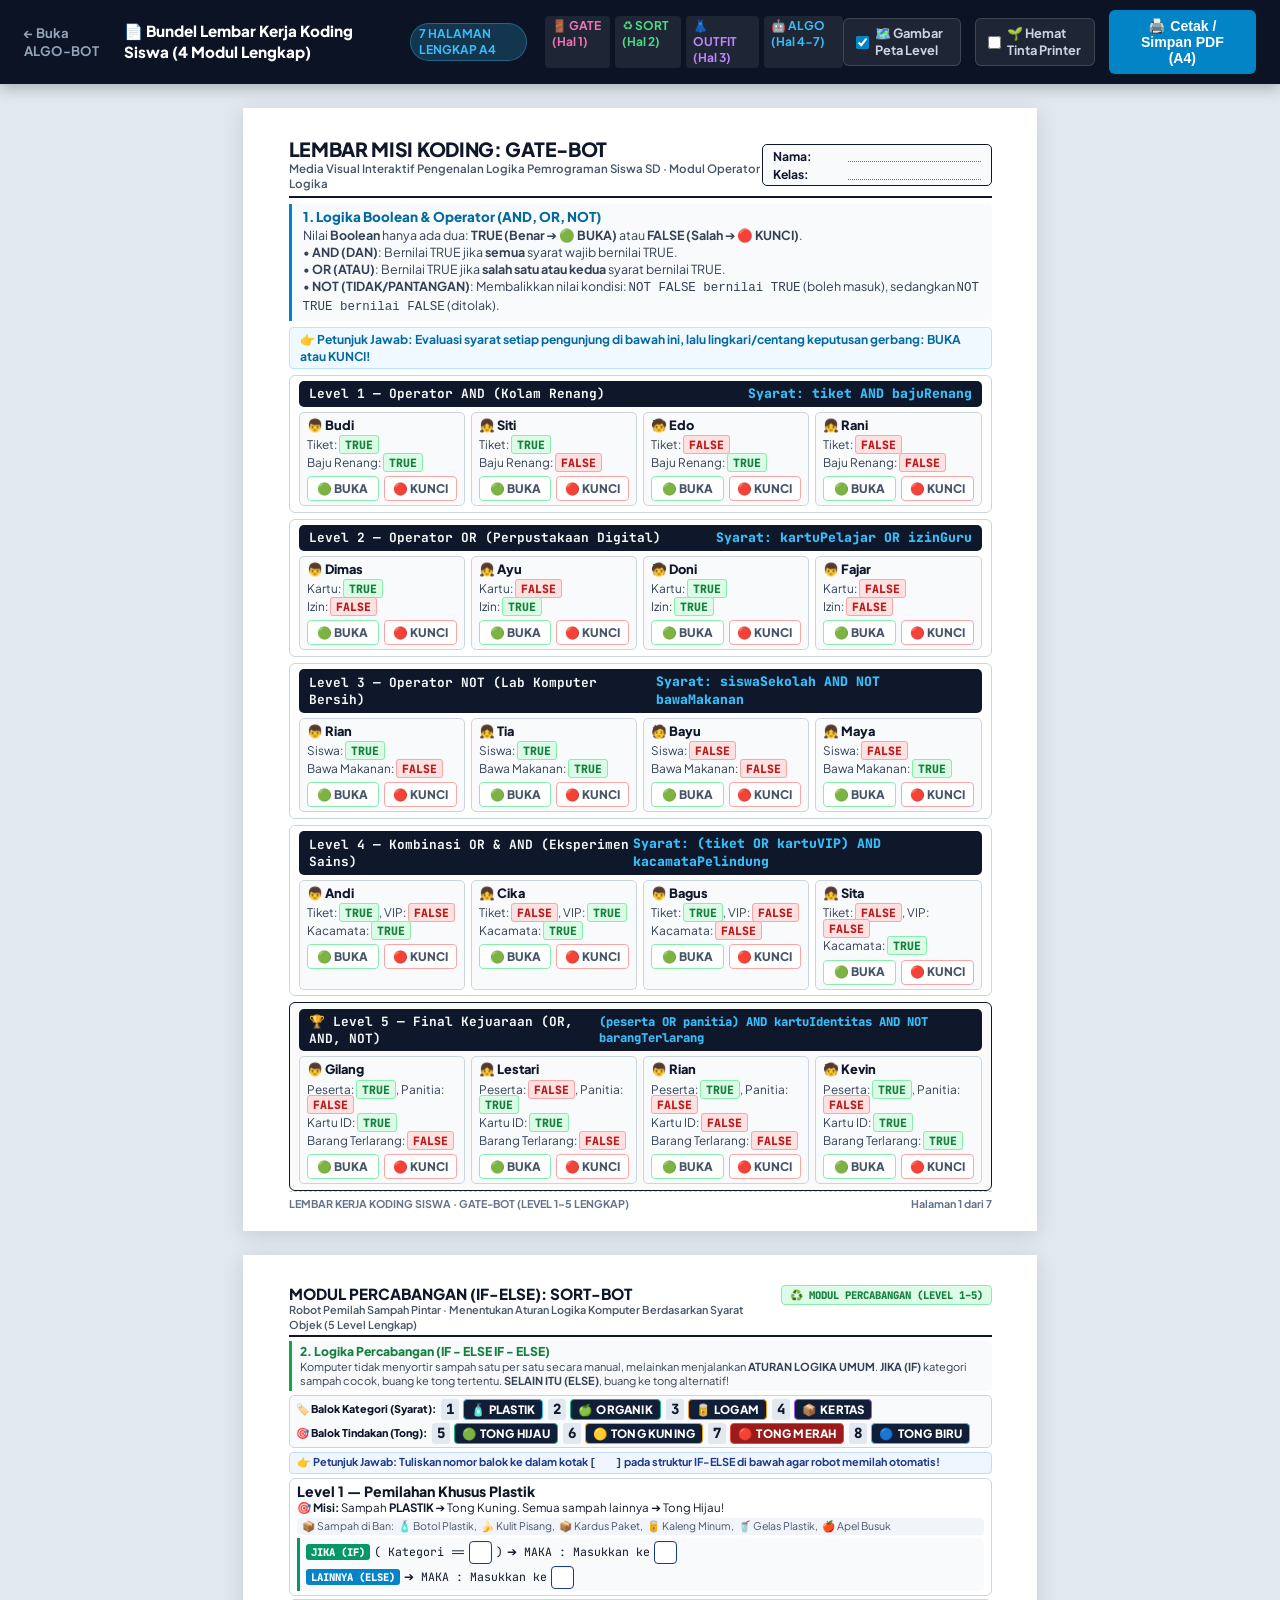
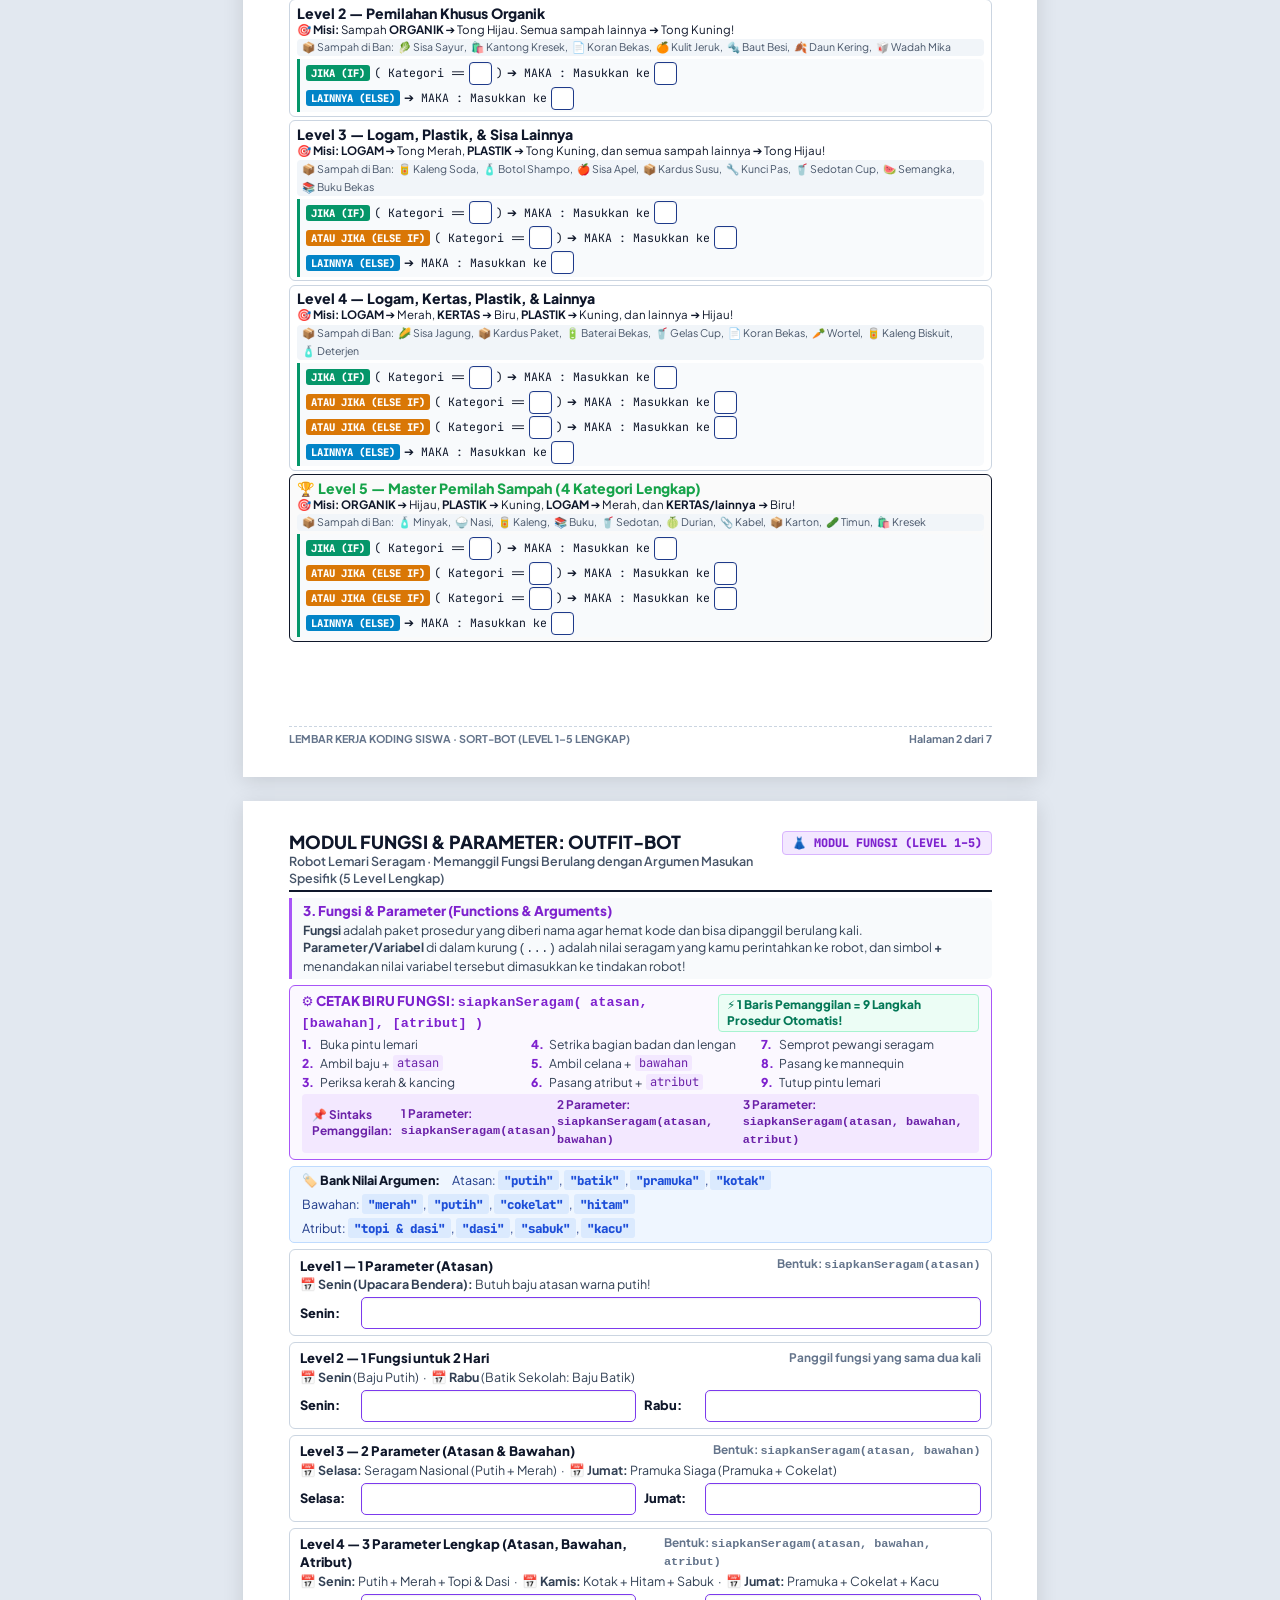
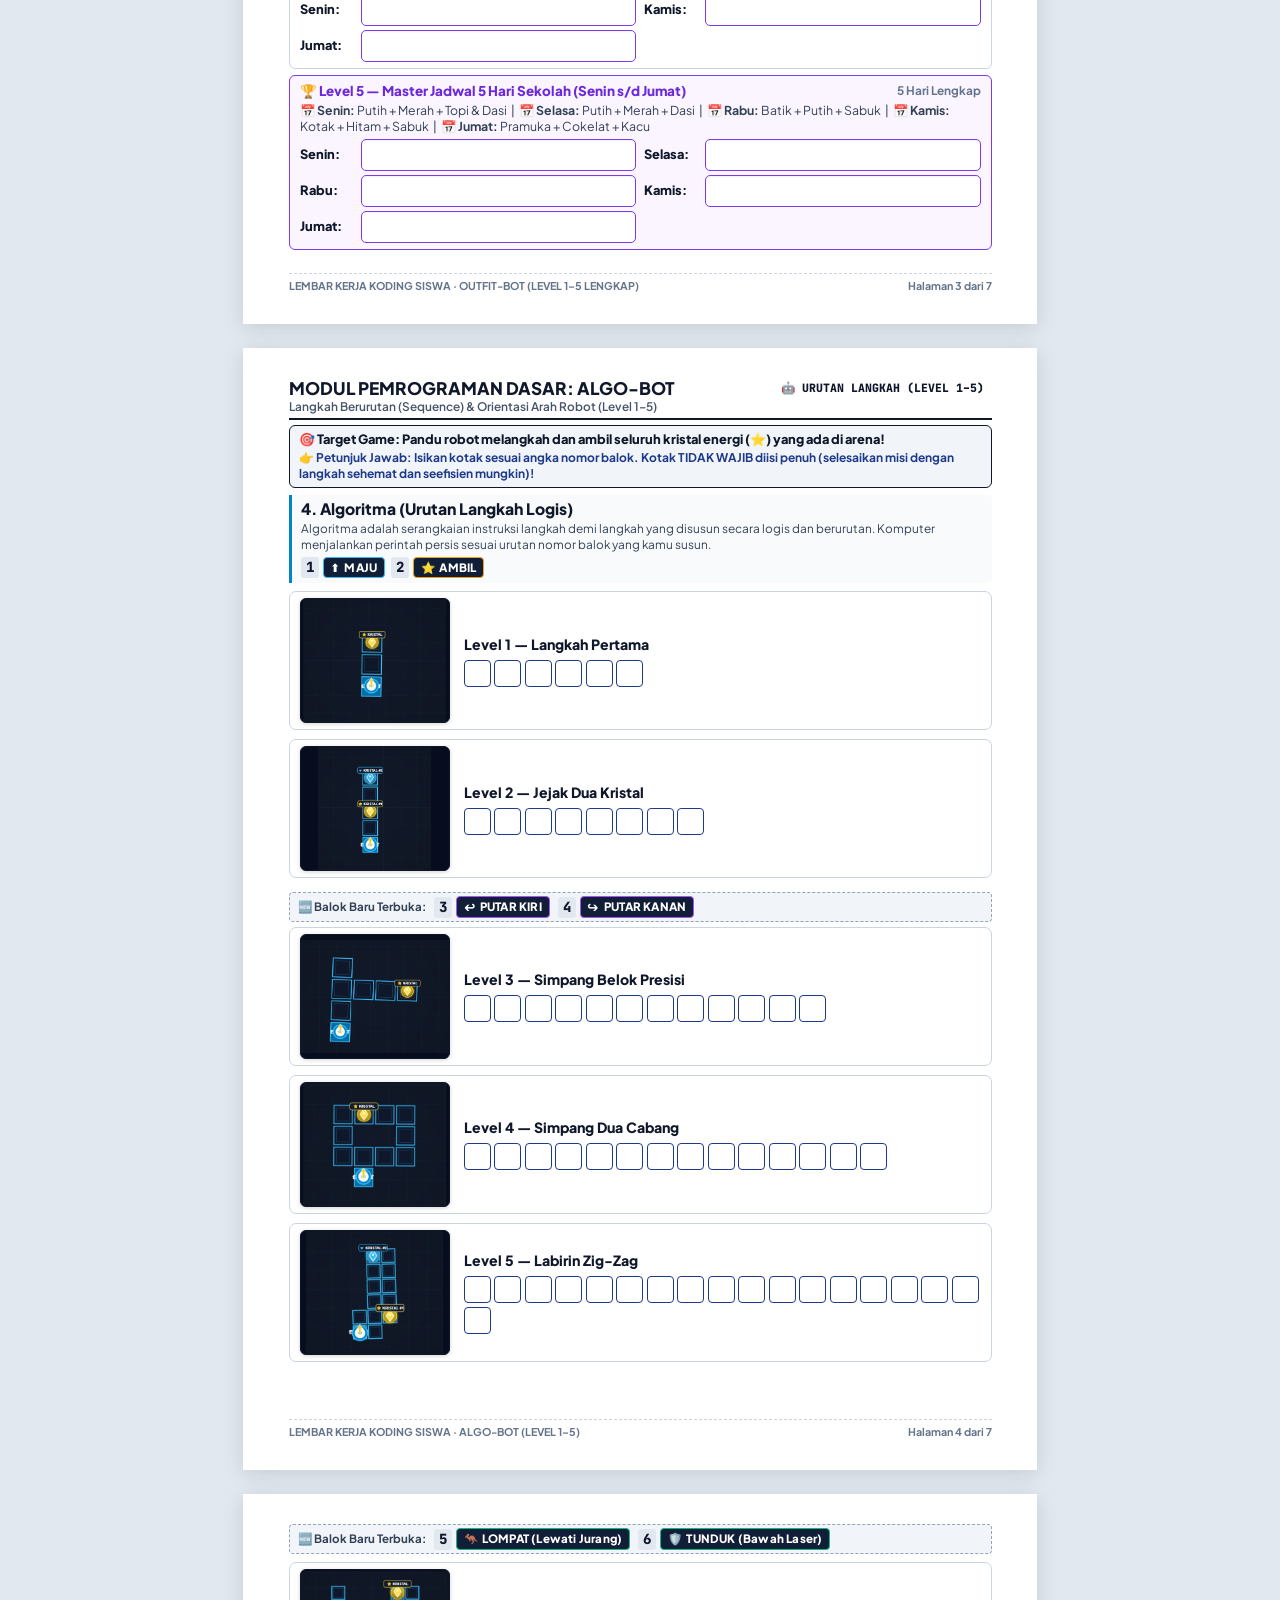
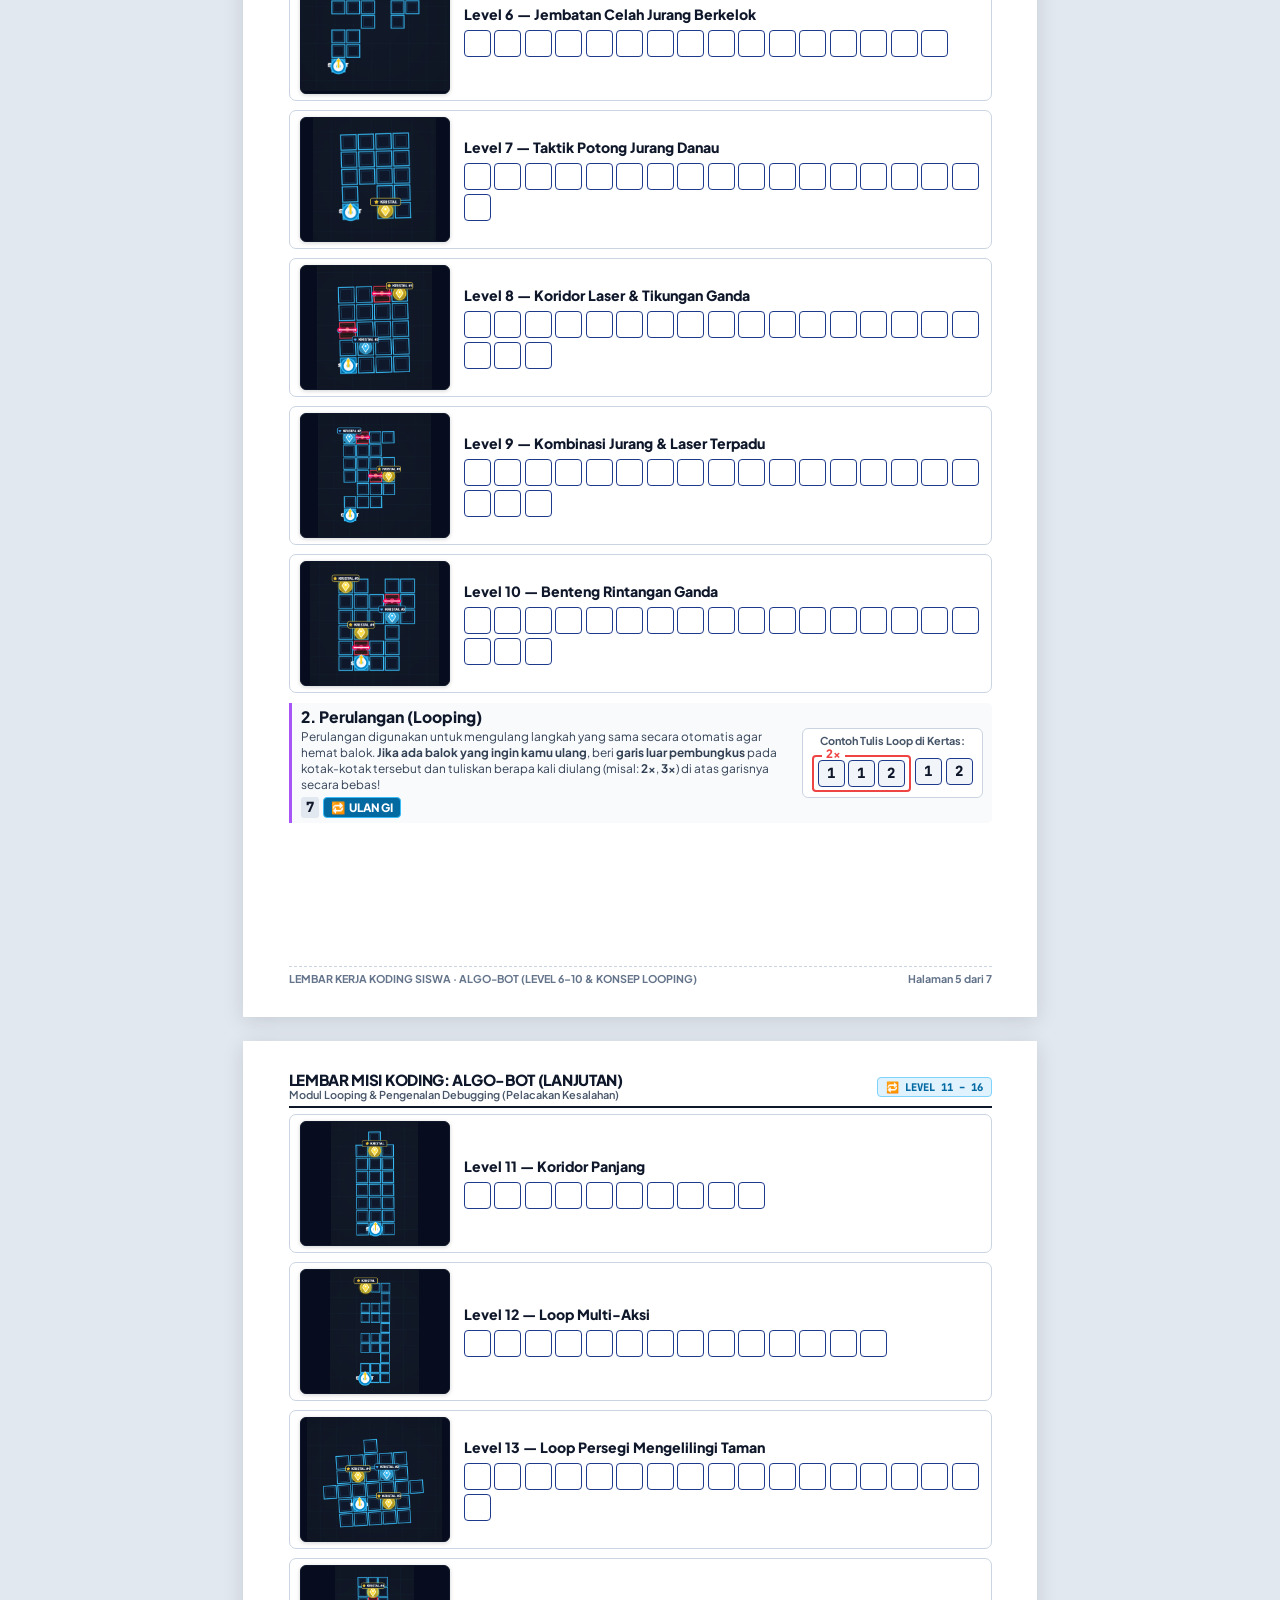
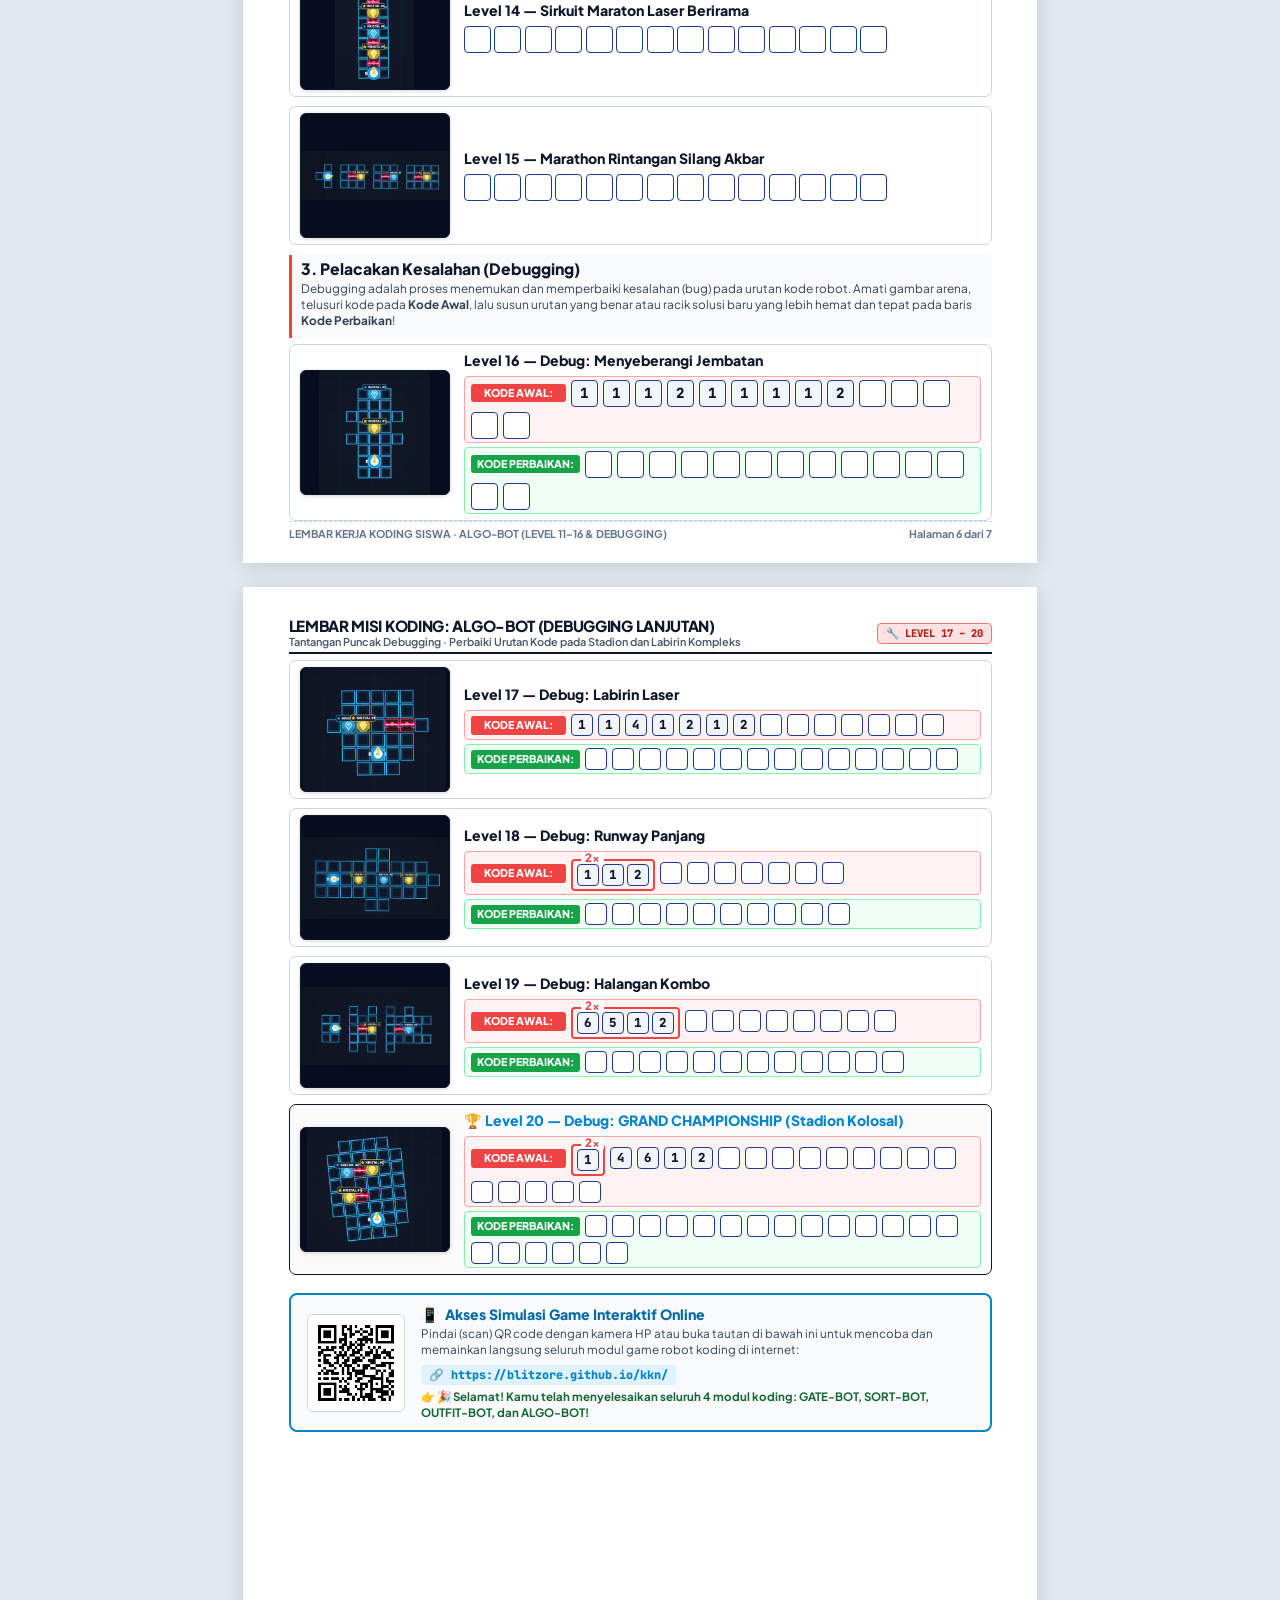
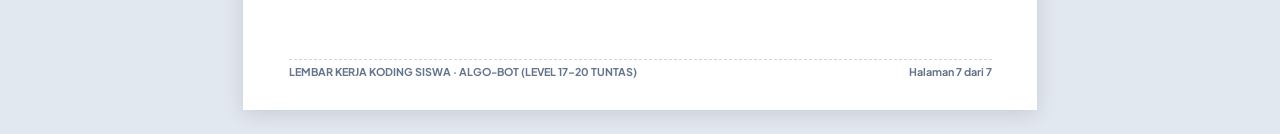
<file: lembar_soal_algobot.html>
<!DOCTYPE html>
<html lang="id">
<head>
    <meta charset="UTF-8">
    <meta name="viewport" content="width=device-width, initial-scale=1.0">
    <title>Lembar Kerja Koding Siswa — ALGO-BOT (20 Level)</title>
    <link rel="preconnect" href="https://fonts.googleapis.com">
    <link rel="preconnect" href="https://fonts.gstatic.com" crossorigin>
    <link href="https://fonts.googleapis.com/css2?family=Plus+Jakarta+Sans:wght@500;600;700;800&family=JetBrains+Mono:wght@700;800&display=swap" rel="stylesheet">
    <style>
        *, *::before, *::after {
            box-sizing: border-box;
            margin: 0;
            padding: 0;
        }

        :root {
            --font-ui: 'Plus Jakarta Sans', system-ui, sans-serif;
            --font-mono: 'JetBrains Mono', monospace;
            --ink-primary: #0f172a;
            --ink-secondary: #334155;
            --border-box: #1e3a8a;
            --bg-block: #111e38;
        }

        body {
            font-family: var(--font-ui);
            background: #e2e8f0;
            color: var(--ink-primary);
            line-height: 1.35;
            -webkit-print-color-adjust: exact;
            print-color-adjust: exact;
        }

        /* Bilah Atas Layar */
        .screen-toolbar {
            position: sticky;
            top: 0;
            z-index: 100;
            background: #0b1324;
            color: #ffffff;
            padding: 10px 24px;
            display: flex;
            align-items: center;
            justify-content: space-between;
            box-shadow: 0 4px 14px rgba(0,0,0,0.25);
        }
        .toolbar-left {
            display: flex;
            align-items: center;
            gap: 12px;
        }
        .toolbar-title {
            font-size: 0.95rem;
            font-weight: 800;
        }
        .toolbar-badge {
            background: rgba(56, 189, 248, 0.2);
            color: #38bdf8;
            font-size: 0.75rem;
            font-weight: 700;
            padding: 2px 8px;
            border-radius: 999px;
            border: 1px solid rgba(56, 189, 248, 0.35);
        }
        .toolbar-right {
            display: flex;
            align-items: center;
            gap: 14px;
        }
        .toolbar-toggle {
            display: inline-flex;
            align-items: center;
            gap: 6px;
            font-size: 0.8rem;
            font-weight: 700;
            color: #cbd5e1;
            cursor: pointer;
            user-select: none;
            background: rgba(255, 255, 255, 0.08);
            padding: 6px 12px;
            border-radius: 6px;
            border: 1px solid rgba(255, 255, 255, 0.15);
            transition: background 0.15s, border-color 0.15s;
        }
        .toolbar-toggle:hover {
            background: rgba(255, 255, 255, 0.14);
            border-color: rgba(255, 255, 255, 0.3);
            color: #ffffff;
        }
        .toolbar-toggle input {
            cursor: pointer;
            accent-color: #0284c7;
            width: 15px;
            height: 15px;
        }
        .btn-print {
            background: #0284c7;
            color: #ffffff;
            border: none;
            padding: 8px 18px;
            border-radius: 6px;
            font-weight: 700;
            font-size: 0.88rem;
            cursor: pointer;
            transition: background 0.15s;
            display: flex;
            align-items: center;
            gap: 6px;
        }
        .btn-print:hover {
            background: #0369a1;
        }
        .btn-nav-back {
            color: #94a3b8;
            text-decoration: none;
            font-size: 0.82rem;
            font-weight: 700;
            margin-right: 8px;
        }
        .btn-nav-back:hover {
            color: #ffffff;
        }

        /* Container Lembar Kertas */
        .sheets-wrapper {
            display: flex;
            flex-direction: column;
            align-items: center;
            gap: 24px;
            padding: 24px 12px;
        }

        /* Halaman Standar A4 Cetak (210mm x 297mm) */
        .a4-page {
            width: 210mm;
            min-height: 297mm;
            height: 297mm;
            background: #ffffff;
            padding: 8mm 12mm;
            box-shadow: 0 4px 20px rgba(0,0,0,0.12);
            display: flex;
            flex-direction: column;
            justify-content: flex-start;
            position: relative;
            page-break-after: always;
            break-after: page;
            overflow: hidden;
        }

        /* Header Identitas Siswa Ramping (HANYA DI HALAMAN 1) */
        .page-header-main {
            border-bottom: 2px solid #0f172a;
            padding-bottom: 4px;
            margin-bottom: 6px;
            display: flex;
            align-items: center;
            justify-content: space-between;
        }
        .app-title-h1 {
            font-size: 1.22rem;
            font-weight: 800;
            color: #0f172a;
            line-height: 1.15;
            letter-spacing: -0.3px;
        }
        .app-sub-h2 {
            font-size: 0.72rem;
            color: #475569;
            font-weight: 600;
        }
        .student-id-card {
            border: 1.5px solid #0f172a;
            border-radius: 5px;
            padding: 3px 10px;
            min-width: 230px;
            background: #f8fafc;
            font-size: 0.76rem;
        }
        .id-line {
            display: flex;
            align-items: center;
            margin-bottom: 2px;
        }
        .id-line:last-child {
            margin-bottom: 0;
        }
        .id-label {
            font-weight: 700;
            width: 75px;
            color: #0f172a;
        }
        .id-dot-fill {
            flex: 1;
            border-bottom: 1px dotted #64748b;
            height: 12px;
        }

        /* Banner Target Game & Petunjuk Pengerjaan di Halaman 1 */
        .global-instructions-banner {
            border: 1.5px solid #0f172a;
            background: #f1f5f9;
            border-radius: 6px;
            padding: 5px 9px;
            margin-bottom: 7px;
            display: flex;
            flex-direction: column;
            gap: 2px;
        }
        .banner-row-goal {
            font-size: 0.8rem;
            font-weight: 800;
            color: #0f172a;
        }
        .banner-row-how {
            font-size: 0.75rem;
            font-weight: 700;
            color: #1e3a8a;
        }

        /* Bagian Konsep Logika Pemrograman Murni */
        .section-concept {
            margin-bottom: 8px;
            background: #f8fafc;
            border-left: 3.5px solid #0284c7;
            padding: 5px 9px;
            border-radius: 0 5px 5px 0;
        }
        .concept-title {
            font-size: 0.98rem;
            font-weight: 800;
            color: #0f172a;
            margin-bottom: 2px;
            line-height: 1.2;
        }
        .concept-desc {
            font-size: 0.74rem;
            color: var(--ink-secondary);
            line-height: 1.35;
            margin-bottom: 4px;
        }

        /* Barisan Balok Pengenalan yang Dinomori */
        .blocks-showcase-row {
            display: flex;
            align-items: center;
            gap: 6px;
            flex-wrap: wrap;
        }
        .block-unit {
            display: inline-flex;
            align-items: center;
            gap: 4px;
        }
        .block-capsule {
            background: var(--bg-block);
            color: #ffffff;
            border: 1.2px solid #2563eb;
            border-radius: 4px;
            padding: 2px 7px;
            display: inline-flex;
            align-items: center;
            gap: 4px;
            font-size: 0.72rem;
            font-weight: 800;
            letter-spacing: 0.2px;
        }
        .block-capsule.cyan { border-color: #38bdf8; }
        .block-capsule.gold { border-color: #f59e0b; }
        .block-capsule.purple { border-color: #a855f7; }
        .block-capsule.emerald { border-color: #10b981; }
        .block-number-tag {
            font-family: var(--font-mono);
            font-size: 0.88rem;
            font-weight: 800;
            color: #0f172a;
            background: #e2e8f0;
            padding: 1px 5px;
            border-radius: 3px;
        }

        /* Ilustrasi Contoh Cara Gambar Loop di Kertas */
        .loop-concept-flex {
            display: flex;
            align-items: center;
            justify-content: space-between;
            gap: 12px;
        }
        .loop-concept-text {
            flex: 1;
        }
        .loop-instruction-demo {
            background: #ffffff;
            border: 1.5px solid #cbd5e1;
            border-radius: 6px;
            padding: 5px 9px;
            display: flex;
            flex-direction: column;
            align-items: center;
            gap: 3px;
            flex-shrink: 0;
        }
        .demo-caption {
            font-size: 0.68rem;
            font-weight: 700;
            color: #475569;
        }
        .loop-draw-example {
            display: flex;
            align-items: center;
            gap: 4px;
        }
        .loop-bracket-demo {
            border: 2px solid #ef4444;
            border-radius: 4px;
            padding: 3px 4px;
            position: relative;
            display: inline-flex;
            align-items: center;
            gap: 3px;
            margin-top: 4px;
        }
        .bracket-mult-label {
            position: absolute;
            top: -9px;
            left: 8px;
            background: #ffffff;
            padding: 0 4px;
            font-size: 0.72rem;
            font-weight: 800;
            color: #ef4444;
            line-height: 1;
        }

        /* Banner Mini Balok Baru Terbuka */
        .unlock-mini-pill {
            background: #f1f5f9;
            border: 1px dashed #94a3b8;
            border-radius: 4px;
            padding: 3px 8px;
            margin: 5px 0;
            display: flex;
            align-items: center;
            gap: 8px;
            font-size: 0.72rem;
            font-weight: 700;
            color: #334155;
        }

        /* Kartu Level Task dengan Gambar Denah Besar (Tanpa Header Mini & Footer) */
        .level-task-wrap {
            margin-bottom: 9px;
            border: 1.5px solid #cbd5e1;
            border-radius: 7px;
            padding: 6px 10px;
            background: #ffffff;
            display: flex;
            align-items: center;
            gap: 14px;
        }
        .level-map-thumb {
            width: 150px;
            height: 125px;
            flex-shrink: 0;
            border-radius: 6px;
            border: 1.8px solid #0f172a;
            background: #070d1e;
            display: flex;
            align-items: center;
            justify-content: center;
            overflow: hidden;
            box-shadow: 0 1px 4px rgba(0,0,0,0.18);
        }
        .level-map-thumb img {
            max-width: 100%;
            max-height: 100%;
            width: auto;
            height: 100%;
            object-fit: contain;
            display: block;
        }

        /* Toggle: Sembunyikan Gambar Peta */
        body.hide-map-images .level-map-thumb {
            display: none !important;
        }

        /* Toggle: Mode Hemat Tinta */
        body.ink-saver .level-map-thumb {
            background: #ffffff;
            border-color: #64748b;
        }
        body.ink-saver .level-map-thumb img {
            filter: invert(0.92) contrast(1.6) brightness(1.1);
        }

        .level-task-main {
            flex: 1;
            min-width: 0;
            display: flex;
            flex-direction: column;
            gap: 6px;
        }
        .level-name-label {
            font-size: 0.88rem;
            font-weight: 800;
            color: #0f172a;
        }

        /* Kotak-kotak Persegi Kosong Tempat Menulis Nomor */
        .slots-square-row {
            display: flex;
            align-items: center;
            gap: 3.5px;
            flex-wrap: wrap;
        }
        .slot-box {
            width: 27px;
            height: 27px;
            border: 1.8px solid var(--border-box);
            border-radius: 4px;
            background: #ffffff;
            display: inline-flex;
            align-items: center;
            justify-content: center;
            font-family: var(--font-mono);
            font-size: 0.88rem;
            font-weight: 800;
            color: #0f172a;
        }
        .slot-box.filled-preset {
            background: #f1f5f9;
            color: #0f172a;
        }

        /* Format Khusus DEBUGGING (Kode Awal & Kode Perbaikan Sama Persis Jumlah Kotaknya) */
        .debug-dual-box {
            display: flex;
            flex-direction: column;
            gap: 4px;
        }
        .debug-line {
            display: flex;
            align-items: center;
            gap: 5px;
            padding: 3px 6px;
            border-radius: 4px;
            flex-wrap: wrap;
        }
        .debug-line.faulty {
            background: #fef2f2;
            border: 1px solid #fca5a5;
        }
        .debug-line.correct {
            background: #f0fdf4;
            border: 1.5px solid #86efac;
        }
        .debug-badge {
            font-size: 0.67rem;
            font-weight: 800;
            padding: 2px 6px;
            border-radius: 3px;
            min-width: 95px;
            text-align: center;
            text-transform: uppercase;
        }
        .debug-badge.err { background: #ef4444; color: #ffffff; }
        .debug-badge.ok { background: #16a34a; color: #ffffff; }

        /* Pengaturan Cetak Murni (@media print) */
        @media print {
            body {
                background: #ffffff;
                color: #000000;
            }
            .screen-toolbar {
                display: none !important;
            }
            .sheets-wrapper {
                padding: 0 !important;
                gap: 0 !important;
            }
            .a4-page {
                width: 100% !important;
                height: 100vh !important;
                min-height: 100vh !important;
                padding: 7mm 10mm !important;
                box-shadow: none !important;
                border: none !important;
                page-break-after: always !important;
                break-after: page !important;
            }
            @page {
                size: A4 portrait;
                margin: 0;
            }
        }
        /* ══════════════════════════════════════════════════
           FOOTER HALAMAN CETAK A4
           ══════════════════════════════════════════════════ */
        .sheet-page-footer {
            margin-top: auto;
            padding-top: 5px;
            border-top: 1px dashed #cbd5e1;
            display: flex;
            align-items: center;
            justify-content: space-between;
            font-size: 0.67rem;
            font-weight: 700;
            color: #64748b;
        }

        /* Pembatas Antar-Game (Jarak Nyata & Banner Jelas 2-3 cm) */
        .game-switch-divider {
            margin-top: 2.2cm;
            margin-bottom: 1.5cm;
            border-top: 2.5px dashed #94a3b8;
            position: relative;
            text-align: center;
        }
        .game-switch-divider.compact-top {
            margin-top: 1.8cm;
            margin-bottom: 1.3cm;
        }
        .game-switch-divider.page-start {
            margin-top: 0.6cm;
            margin-bottom: 1.2cm;
        }
        .game-switch-badge {
            position: absolute;
            top: -12px;
            left: 50%;
            transform: translateX(-50%);
            background: #0f172a;
            color: #ffffff;
            font-size: 0.72rem;
            font-weight: 800;
            padding: 3px 12px;
            border-radius: 999px;
            letter-spacing: 0.5px;
            border: 1.5px solid #38bdf8;
            white-space: nowrap;
        }
        .game-switch-badge.sort {
            background: #064e3b;
            border-color: #34d399;
        }
        .game-switch-badge.outfit {
            background: #581c87;
            border-color: #c084fc;
        }
        .game-switch-badge.gate {
            background: #075985;
            border-color: #38bdf8;
        }

        /* ══════════════════════════════════════════════════
           MODUL HEADER UMUM
           ══════════════════════════════════════════════════ */
        .module-page-header {
            border-bottom: 2px solid #0f172a;
            padding-bottom: 4px;
            margin-bottom: 6px;
            display: flex;
            align-items: flex-start;
            justify-content: space-between;
            gap: 12px;
        }
        .module-title-h1 {
            font-size: 1.05rem;
            font-weight: 800;
            color: #0f172a;
            line-height: 1.2;
        }
        .module-sub-h2 {
            font-size: 0.74rem;
            color: #475569;
            font-weight: 600;
        }
        .module-badge-tag {
            font-family: var(--font-mono);
            font-size: 0.72rem;
            font-weight: 800;
            border-radius: 4px;
            padding: 3px 8px;
            white-space: nowrap;
            flex-shrink: 0;
        }
        .module-badge-tag.sort {
            background: #dcfce7;
            color: #15803d;
            border: 1px solid #86efac;
        }
        .module-badge-tag.outfit {
            background: #f3e8ff;
            color: #7e22ce;
            border: 1px solid #d8b4fe;
        }
        .module-badge-tag.gate {
            background: #e0f2fe;
            color: #0369a1;
            border: 1px solid #7dd3fc;
        }

        /* ══════════════════════════════════════════════════
           MODUL 5: SORT-BOT (Logika Percabangan IF-ELSE)
           ══════════════════════════════════════════════════ */
        .sort-palette-container {
            display: flex;
            flex-direction: column;
            gap: 2.5px;
            background: #f8fafc;
            border: 1.5px solid #cbd5e1;
            border-radius: 5px;
            padding: 3px 7px;
            margin-bottom: 4px;
        }
        .sort-palette-row {
            display: flex;
            align-items: center;
            gap: 5px;
            flex-wrap: wrap;
            font-size: 0.71rem;
        }
        .palette-group-label {
            font-weight: 800;
            color: #0f172a;
            min-width: 130px;
        }

        /* Kartu Level SORT-BOT */
        .sort-level-card {
            border: 1.5px solid #cbd5e1;
            border-radius: 6px;
            padding: 4px 7px;
            margin-bottom: 3.5px;
            background: #ffffff;
        }
        .sort-mission-text {
            font-size: 0.72rem;
            color: #0f172a;
            line-height: 1.25;
            margin-bottom: 2px;
        }
        .sort-conveyor-sample {
            display: flex;
            align-items: center;
            gap: 4px;
            background: #f1f5f9;
            border-radius: 4px;
            padding: 1.5px 5px;
            margin-bottom: 3px;
            font-size: 0.66rem;
            color: #475569;
            flex-wrap: wrap;
        }

        /* Struktur Aturan Koding IF-ELSE */
        .code-branch-wrap {
            border-left: 3px solid #059669;
            background: #f8fafc;
            border-radius: 0 5px 5px 0;
            padding: 2.5px 6px;
            display: flex;
            flex-direction: column;
            gap: 2px;
        }
        .code-rule-row {
            display: flex;
            align-items: center;
            gap: 4px;
            font-family: var(--font-mono);
            font-size: 0.72rem;
            color: #0f172a;
            flex-wrap: wrap;
        }
        .badge-if {
            background: #059669;
            color: #ffffff;
            font-weight: 800;
            font-size: 0.66rem;
            padding: 1px 5px;
            border-radius: 3px;
            white-space: nowrap;
        }
        .badge-elseif {
            background: #d97706;
            color: #ffffff;
            font-weight: 800;
            font-size: 0.66rem;
            padding: 1px 5px;
            border-radius: 3px;
            white-space: nowrap;
        }
        .badge-else {
            background: #0284c7;
            color: #ffffff;
            font-weight: 800;
            font-size: 0.66rem;
            padding: 1px 5px;
            border-radius: 3px;
            white-space: nowrap;
        }
        .rule-slot-box {
            width: 23px;
            height: 23px;
            border: 1.8px solid #1e3a8a;
            background: #ffffff;
            border-radius: 4px;
            display: inline-flex;
            align-items: center;
            justify-content: center;
            font-family: var(--font-mono);
            font-size: 0.82rem;
            font-weight: 800;
            color: #0f172a;
            box-shadow: inset 0 1px 2px rgba(0,0,0,0.06);
            flex-shrink: 0;
        }

        /* ══════════════════════════════════════════════════
           MODUL 6: OUTFIT-BOT (Konsep Prosedur & Variabel)
           ══════════════════════════════════════════════════ */
        /* ══════════════════════════════════════════════════
           MODUL 6: OUTFIT-BOT (Konsep Prosedur & Variabel)
           ══════════════════════════════════════════════════ */
        .blueprint-procedure-box {
            border: 1.5px solid #a855f7;
            border-radius: 6px;
            background: #fbf8ff;
            padding: 6px 12px;
            margin-bottom: 6px;
        }
        .blueprint-header-row {
            display: flex;
            align-items: center;
            justify-content: space-between;
            margin-bottom: 3px;
        }
        .blueprint-tag {
            font-size: 0.84rem;
            font-weight: 800;
            color: #7e22ce;
            letter-spacing: 0.2px;
        }
        .blueprint-eff-badge {
            font-size: 0.74rem;
            font-weight: 800;
            color: #047857;
            background: #ecfdf5;
            padding: 2px 8px;
            border-radius: 4px;
            border: 1px solid #a7f3d0;
        }
        .blueprint-code-signature {
            font-family: var(--font-mono);
            font-size: 0.82rem;
            font-weight: 800;
            color: #0f172a;
            padding: 1px 0;
        }
        .param-hl {
            color: #d97706;
            background: #fef3c7;
            padding: 0 4px;
            border-radius: 3px;
            border: 1px solid #fde68a;
        }
        .blueprint-steps-grid {
            display: grid;
            grid-template-columns: repeat(3, 1fr);
            grid-template-rows: repeat(3, auto);
            grid-auto-flow: column;
            gap: 2.5px 12px;
            font-size: 0.76rem;
            line-height: 1.35;
            color: #334155;
            margin: 3px 0;
        }
        .bp-step-item {
            display: flex;
            align-items: center;
            gap: 4px;
        }
        .bp-step-item span {
            font-weight: 800;
            color: #7e22ce;
            min-width: 14px;
        }
        .bp-step-item code {
            font-family: var(--font-mono);
            background: #f3e8ff;
            color: #6b21a8;
            padding: 0 4px;
            border-radius: 3px;
            font-size: 0.75rem;
        }
        .blueprint-close-bracket {
            font-family: var(--font-mono);
            font-size: 0.80rem;
            font-weight: 800;
            color: #0f172a;
        }
        .outfit-wordbank-banner {
            background: #eff6ff;
            border: 1.2px solid #bfdbfe;
            border-radius: 5px;
            padding: 5px 12px;
            margin-bottom: 6px;
            font-size: 0.78rem;
            color: #1e3a8a;
            display: flex;
            align-items: center;
            gap: 6px 12px;
            flex-wrap: wrap;
        }
        .outfit-wordbank-banner code {
            font-family: var(--font-mono);
            font-weight: 800;
            background: #dbeafe;
            color: #1d4ed8;
            padding: 1.5px 6px;
            border-radius: 3px;
            font-size: 0.78rem;
        }
        .outfit-task-card {
            border: 1.5px solid #cbd5e1;
            border-radius: 6px;
            padding: 6px 10px;
            margin-bottom: 6px;
            background: #ffffff;
        }
        .outfit-task-header {
            display: flex;
            align-items: center;
            justify-content: space-between;
            margin-bottom: 2px;
        }
        .fn-prompt-hint {
            font-size: 0.78rem;
            color: #334155;
            margin-bottom: 4px;
            line-height: 1.35;
        }
        .fn-write-row {
            display: flex;
            align-items: center;
            gap: 7px;
            margin-bottom: 2px;
        }
        .fn-day-badge {
            font-size: 0.80rem;
            font-weight: 800;
            color: #0f172a;
            min-width: 54px;
        }
        .fn-code-box {
            flex: 1;
            height: 32px;
            border: 1.8px solid #7c3aed;
            background: #ffffff;
            border-radius: 5px;
            display: flex;
            align-items: center;
            padding: 0 10px;
            font-family: var(--font-mono);
            font-size: 0.82rem;
            color: #0f172a;
            font-weight: 700;
            box-shadow: inset 0 1px 2px rgba(0,0,0,0.06);
        }

        /* ══════════════════════════════════════════════════
           MODUL 7: GATE-BOT (Logika Gerbang Boolean)
           ══════════════════════════════════════════════════ */
        .gate-card {
            border: 1.5px solid #cbd5e1;
            border-radius: 6px;
            padding: 5.5px 9px;
            margin-bottom: 6px;
            background: #ffffff;
        }
        .gate-rule-banner {
            background: #0f172a;
            color: #f8fafc;
            border-radius: 5px;
            padding: 4px 10px;
            display: flex;
            align-items: center;
            justify-content: space-between;
            font-family: var(--font-mono);
            font-size: 0.80rem;
            font-weight: 700;
            margin-bottom: 5px;
        }
        .gate-rule-expr {
            color: #38bdf8;
            font-weight: 800;
            font-size: 0.82rem;
        }
        .visitor-eval-grid {
            display: grid;
            grid-template-columns: repeat(4, 1fr);
            gap: 6px;
        }
        .visitor-col-card {
            border: 1.2px solid #cbd5e1;
            border-radius: 5px;
            padding: 4px 7px;
            background: #f8fafc;
            display: flex;
            flex-direction: column;
            gap: 3px;
            font-size: 0.74rem;
        }
        .visitor-name-badge {
            font-weight: 800;
            font-size: 0.80rem;
            color: #0f172a;
        }
        .visitor-attr-row {
            font-size: 0.74rem;
            color: #334155;
            line-height: 1.32;
            display: flex;
            flex-direction: column;
            gap: 2px;
        }
        .attr-status-badge {
            font-family: var(--font-mono);
            font-size: 0.72rem;
            font-weight: 800;
            padding: 1px 5px;
            border-radius: 3px;
        }
        .attr-status-badge.yes {
            background: #dcfce7;
            color: #15803d;
            border: 1px solid #86efac;
        }
        .attr-status-badge.no {
            background: #fee2e2;
            color: #b91c1c;
            border: 1px solid #fca5a5;
        }
        .gate-choice-box {
            display: flex;
            align-items: center;
            gap: 5px;
            margin-top: 3px;
        }
        .gate-btn-bubble {
            flex: 1;
            text-align: center;
            padding: 3.5px 0;
            border-radius: 4px;
            font-size: 0.74rem;
            font-weight: 800;
            border: 1.2px solid #cbd5e1;
            background: #ffffff;
            color: #475569;
        }
        .gate-btn-bubble.open {
            border-color: #86efac;
        }
        .gate-btn-bubble.locked {
            border-color: #fca5a5;
        }

        /* Compact slots modifier for Level 20 */
        .debug-line.compact-slots .slot-box {
            width: 22px;
            height: 22px;
            font-size: 0.78rem;
        }

    </style>
</head>
<body>

    <!-- Bilah Navigasi & Opsi Cetak -->
    <header class="screen-toolbar">
        <div class="toolbar-left">
            <a href="index.html" class="btn-nav-back">← Buka ALGO-BOT</a>
            <div class="toolbar-title">📄 Bundel Lembar Kerja Koding Siswa (4 Modul Lengkap)</div>
            <span class="toolbar-badge">7 HALAMAN LENGKAP A4</span>
            <div class="toolbar-nav-jumps" style="display:flex;gap:5px;margin-left:6px;">
                <a href="#modul-gatebot" style="color:#f472b6;text-decoration:none;font-size:0.75rem;font-weight:700;padding:2px 7px;background:rgba(255,255,255,0.08);border-radius:4px;">🚪 GATE (Hal 1)</a>
                <a href="#modul-sortbot" style="color:#4ade80;text-decoration:none;font-size:0.75rem;font-weight:700;padding:2px 7px;background:rgba(255,255,255,0.08);border-radius:4px;">♻️ SORT (Hal 2)</a>
                <a href="#modul-outfitbot" style="color:#c084fc;text-decoration:none;font-size:0.75rem;font-weight:700;padding:2px 7px;background:rgba(255,255,255,0.08);border-radius:4px;">👗 OUTFIT (Hal 3)</a>
                <a href="#modul-algobot" style="color:#38bdf8;text-decoration:none;font-size:0.75rem;font-weight:700;padding:2px 7px;background:rgba(255,255,255,0.08);border-radius:4px;">🤖 ALGO (Hal 4-7)</a>
            </div>
        </div>
        <div class="toolbar-right">
            <label class="toolbar-toggle" title="Tampilkan/sembunyikan denah peta arena tiap level">
                <input type="checkbox" id="toggleMapImages" checked onchange="toggleMaps(this.checked)">
                <span>🗺️ Gambar Peta Level</span>
            </label>
            <label class="toolbar-toggle" title="Balik latar gelap menjadi putih agar hemat tinta fotokopi/printer">
                <input type="checkbox" id="toggleInkSaver" onchange="toggleInk(this.checked)">
                <span>🌱 Hemat Tinta Printer</span>
            </label>
            <button type="button" class="btn-print" onclick="window.print()">
                🖨️ Cetak / Simpan PDF (A4)
            </button>
        </div>
    </header>

    <main class="sheets-wrapper">

        <!-- ========================================================================= -->
        <!-- HALAMAN 1 DARI 7: MODUL OPERATOR LOGIKA — GATE-BOT (5 LEVEL SESUAI GAME)  -->
        <!-- ========================================================================= -->
        <article class="a4-page" id="modul-gatebot">
            <!-- Header Modul GATE-BOT Lengkap -->
            <header class="page-header-main">
                <div>
                    <h1 class="app-title-h1">LEMBAR MISI KODING: GATE-BOT</h1>
                    <div class="app-sub-h2">Media Visual Interaktif Pengenalan Logika Pemrograman Siswa SD · Modul Operator Logika</div>
                </div>
                <div class="student-id-card">
                    <div class="id-line"><span class="id-label">Nama:</span><span class="id-dot-fill"></span></div>
                    <div class="id-line"><span class="id-label">Kelas:</span><span class="id-dot-fill"></span></div>
                </div>
            </header>

            <!-- Penjelasan Konsep Logika Boolean & Operator Sesuai Game -->
            <section class="section-concept" style="border-left-color:#0284c7;margin-bottom:6px;padding:5px 11px;">
                <h2 class="concept-title" style="color:#0369a1;font-size:0.84rem;margin-bottom:2px;">1. Logika Boolean & Operator (AND, OR, NOT)</h2>
                <p class="concept-desc" style="font-size:0.78rem;line-height:1.36;margin:0;">
                    Nilai <strong>Boolean</strong> hanya ada dua: <strong>TRUE (Benar ➔ 🟢 BUKA)</strong> atau <strong>FALSE (Salah ➔ 🔴 KUNCI)</strong>.<br>
                    • <strong>AND (DAN)</strong>: Bernilai TRUE jika <strong>semua</strong> syarat wajib bernilai TRUE.<br>
                    • <strong>OR (ATAU)</strong>: Bernilai TRUE jika <strong>salah satu atau kedua</strong> syarat bernilai TRUE.<br>
                    • <strong>NOT (TIDAK/PANTANGAN)</strong>: Membalikkan nilai kondisi: <code>NOT FALSE bernilai TRUE</code> (boleh masuk), sedangkan <code>NOT TRUE bernilai FALSE</code> (ditolak).
                </p>
            </section>

            <!-- Petunjuk Pengerjaan Singkat -->
            <div style="font-size:0.76rem;color:#0369a1;font-weight:700;margin-bottom:6px;background:#f0f9ff;padding:3.5px 10px;border-radius:4px;border:1px solid #bae6fd;">
                👉 <strong>Petunjuk Jawab:</strong> Evaluasi syarat setiap pengunjung di bawah ini, lalu <strong>lingkari/centang</strong> keputusan gerbang: <strong>BUKA</strong> atau <strong>KUNCI</strong>!
            </div>

            <!-- Level 1 (GATE-BOT: Operator AND) — Sesuai Game: tiket AND bajuRenang -->
            <div class="gate-card">
                <div class="gate-rule-banner">
                    <span>Level 1 — Operator AND (Kolam Renang)</span>
                    <span class="gate-rule-expr">Syarat: tiket AND bajuRenang</span>
                </div>
                <div class="visitor-eval-grid">
                    <div class="visitor-col-card">
                        <div class="visitor-name-badge">👦 Budi</div>
                        <div class="visitor-attr-row">
                            <span>Tiket: <strong class="attr-status-badge yes">TRUE</strong></span>
                            <span>Baju Renang: <strong class="attr-status-badge yes">TRUE</strong></span>
                        </div>
                        <div class="gate-choice-box">
                            <span class="gate-btn-bubble open">🟢 BUKA</span>
                            <span class="gate-btn-bubble locked">🔴 KUNCI</span>
                        </div>
                    </div>
                    <div class="visitor-col-card">
                        <div class="visitor-name-badge">👧 Siti</div>
                        <div class="visitor-attr-row">
                            <span>Tiket: <strong class="attr-status-badge yes">TRUE</strong></span>
                            <span>Baju Renang: <strong class="attr-status-badge no">FALSE</strong></span>
                        </div>
                        <div class="gate-choice-box">
                            <span class="gate-btn-bubble open">🟢 BUKA</span>
                            <span class="gate-btn-bubble locked">🔴 KUNCI</span>
                        </div>
                    </div>
                    <div class="visitor-col-card">
                        <div class="visitor-name-badge">🧒 Edo</div>
                        <div class="visitor-attr-row">
                            <span>Tiket: <strong class="attr-status-badge no">FALSE</strong></span>
                            <span>Baju Renang: <strong class="attr-status-badge yes">TRUE</strong></span>
                        </div>
                        <div class="gate-choice-box">
                            <span class="gate-btn-bubble open">🟢 BUKA</span>
                            <span class="gate-btn-bubble locked">🔴 KUNCI</span>
                        </div>
                    </div>
                    <div class="visitor-col-card">
                        <div class="visitor-name-badge">👧 Rani</div>
                        <div class="visitor-attr-row">
                            <span>Tiket: <strong class="attr-status-badge no">FALSE</strong></span>
                            <span>Baju Renang: <strong class="attr-status-badge no">FALSE</strong></span>
                        </div>
                        <div class="gate-choice-box">
                            <span class="gate-btn-bubble open">🟢 BUKA</span>
                            <span class="gate-btn-bubble locked">🔴 KUNCI</span>
                        </div>
                    </div>
                </div>
            </div>

            <!-- Level 2 (GATE-BOT: Operator OR) — Sesuai Game: kartuPelajar OR izinGuru -->
            <div class="gate-card">
                <div class="gate-rule-banner">
                    <span>Level 2 — Operator OR (Perpustakaan Digital)</span>
                    <span class="gate-rule-expr">Syarat: kartuPelajar OR izinGuru</span>
                </div>
                <div class="visitor-eval-grid">
                    <div class="visitor-col-card">
                        <div class="visitor-name-badge">👦 Dimas</div>
                        <div class="visitor-attr-row">
                            <span>Kartu: <strong class="attr-status-badge yes">TRUE</strong></span>
                            <span>Izin: <strong class="attr-status-badge no">FALSE</strong></span>
                        </div>
                        <div class="gate-choice-box">
                            <span class="gate-btn-bubble open">🟢 BUKA</span>
                            <span class="gate-btn-bubble locked">🔴 KUNCI</span>
                        </div>
                    </div>
                    <div class="visitor-col-card">
                        <div class="visitor-name-badge">👧 Ayu</div>
                        <div class="visitor-attr-row">
                            <span>Kartu: <strong class="attr-status-badge no">FALSE</strong></span>
                            <span>Izin: <strong class="attr-status-badge yes">TRUE</strong></span>
                        </div>
                        <div class="gate-choice-box">
                            <span class="gate-btn-bubble open">🟢 BUKA</span>
                            <span class="gate-btn-bubble locked">🔴 KUNCI</span>
                        </div>
                    </div>
                    <div class="visitor-col-card">
                        <div class="visitor-name-badge">🧒 Doni</div>
                        <div class="visitor-attr-row">
                            <span>Kartu: <strong class="attr-status-badge yes">TRUE</strong></span>
                            <span>Izin: <strong class="attr-status-badge yes">TRUE</strong></span>
                        </div>
                        <div class="gate-choice-box">
                            <span class="gate-btn-bubble open">🟢 BUKA</span>
                            <span class="gate-btn-bubble locked">🔴 KUNCI</span>
                        </div>
                    </div>
                    <div class="visitor-col-card">
                        <div class="visitor-name-badge">👦 Fajar</div>
                        <div class="visitor-attr-row">
                            <span>Kartu: <strong class="attr-status-badge no">FALSE</strong></span>
                            <span>Izin: <strong class="attr-status-badge no">FALSE</strong></span>
                        </div>
                        <div class="gate-choice-box">
                            <span class="gate-btn-bubble open">🟢 BUKA</span>
                            <span class="gate-btn-bubble locked">🔴 KUNCI</span>
                        </div>
                    </div>
                </div>
            </div>

            <!-- Level 3 (GATE-BOT: Operator NOT) — Sesuai Game Asli: siswaSekolah AND NOT bawaMakanan -->
            <div class="gate-card">
                <div class="gate-rule-banner">
                    <span>Level 3 — Operator NOT (Lab Komputer Bersih)</span>
                    <span class="gate-rule-expr">Syarat: siswaSekolah AND NOT bawaMakanan</span>
                </div>
                <div class="visitor-eval-grid">
                    <div class="visitor-col-card">
                        <div class="visitor-name-badge">👦 Rian</div>
                        <div class="visitor-attr-row">
                            <span>Siswa: <strong class="attr-status-badge yes">TRUE</strong></span>
                            <span>Bawa Makanan: <strong class="attr-status-badge no">FALSE</strong></span>
                        </div>
                        <div class="gate-choice-box">
                            <span class="gate-btn-bubble open">🟢 BUKA</span>
                            <span class="gate-btn-bubble locked">🔴 KUNCI</span>
                        </div>
                    </div>
                    <div class="visitor-col-card">
                        <div class="visitor-name-badge">👧 Tia</div>
                        <div class="visitor-attr-row">
                            <span>Siswa: <strong class="attr-status-badge yes">TRUE</strong></span>
                            <span>Bawa Makanan: <strong class="attr-status-badge yes">TRUE</strong></span>
                        </div>
                        <div class="gate-choice-box">
                            <span class="gate-btn-bubble open">🟢 BUKA</span>
                            <span class="gate-btn-bubble locked">🔴 KUNCI</span>
                        </div>
                    </div>
                    <div class="visitor-col-card">
                        <div class="visitor-name-badge">🧑 Bayu</div>
                        <div class="visitor-attr-row">
                            <span>Siswa: <strong class="attr-status-badge no">FALSE</strong></span>
                            <span>Bawa Makanan: <strong class="attr-status-badge no">FALSE</strong></span>
                        </div>
                        <div class="gate-choice-box">
                            <span class="gate-btn-bubble open">🟢 BUKA</span>
                            <span class="gate-btn-bubble locked">🔴 KUNCI</span>
                        </div>
                    </div>
                    <div class="visitor-col-card">
                        <div class="visitor-name-badge">👧 Maya</div>
                        <div class="visitor-attr-row">
                            <span>Siswa: <strong class="attr-status-badge no">FALSE</strong></span>
                            <span>Bawa Makanan: <strong class="attr-status-badge yes">TRUE</strong></span>
                        </div>
                        <div class="gate-choice-box">
                            <span class="gate-btn-bubble open">🟢 BUKA</span>
                            <span class="gate-btn-bubble locked">🔴 KUNCI</span>
                        </div>
                    </div>
                </div>
            </div>

            <!-- Level 4 (GATE-BOT: Kombinasi (OR) AND) — Sesuai Game Asli: (tiket OR kartuVIP) AND kacamataPelindung -->
            <div class="gate-card">
                <div class="gate-rule-banner">
                    <span>Level 4 — Kombinasi OR & AND (Eksperimen Sains)</span>
                    <span class="gate-rule-expr">Syarat: (tiket OR kartuVIP) AND kacamataPelindung</span>
                </div>
                <div class="visitor-eval-grid">
                    <div class="visitor-col-card">
                        <div class="visitor-name-badge">👦 Andi</div>
                        <div class="visitor-attr-row">
                            <span>Tiket: <strong class="attr-status-badge yes">TRUE</strong>, VIP: <strong class="attr-status-badge no">FALSE</strong></span>
                            <span>Kacamata: <strong class="attr-status-badge yes">TRUE</strong></span>
                        </div>
                        <div class="gate-choice-box">
                            <span class="gate-btn-bubble open">🟢 BUKA</span>
                            <span class="gate-btn-bubble locked">🔴 KUNCI</span>
                        </div>
                    </div>
                    <div class="visitor-col-card">
                        <div class="visitor-name-badge">👧 Cika</div>
                        <div class="visitor-attr-row">
                            <span>Tiket: <strong class="attr-status-badge no">FALSE</strong>, VIP: <strong class="attr-status-badge yes">TRUE</strong></span>
                            <span>Kacamata: <strong class="attr-status-badge yes">TRUE</strong></span>
                        </div>
                        <div class="gate-choice-box">
                            <span class="gate-btn-bubble open">🟢 BUKA</span>
                            <span class="gate-btn-bubble locked">🔴 KUNCI</span>
                        </div>
                    </div>
                    <div class="visitor-col-card">
                        <div class="visitor-name-badge">👦 Bagus</div>
                        <div class="visitor-attr-row">
                            <span>Tiket: <strong class="attr-status-badge yes">TRUE</strong>, VIP: <strong class="attr-status-badge no">FALSE</strong></span>
                            <span>Kacamata: <strong class="attr-status-badge no">FALSE</strong></span>
                        </div>
                        <div class="gate-choice-box">
                            <span class="gate-btn-bubble open">🟢 BUKA</span>
                            <span class="gate-btn-bubble locked">🔴 KUNCI</span>
                        </div>
                    </div>
                    <div class="visitor-col-card">
                        <div class="visitor-name-badge">👧 Sita</div>
                        <div class="visitor-attr-row">
                            <span>Tiket: <strong class="attr-status-badge no">FALSE</strong>, VIP: <strong class="attr-status-badge no">FALSE</strong></span>
                            <span>Kacamata: <strong class="attr-status-badge yes">TRUE</strong></span>
                        </div>
                        <div class="gate-choice-box">
                            <span class="gate-btn-bubble open">🟢 BUKA</span>
                            <span class="gate-btn-bubble locked">🔴 KUNCI</span>
                        </div>
                    </div>
                </div>
            </div>

            <!-- Level 5 (GATE-BOT: Master Final) — Sesuai Game Asli: (peserta OR panitia) AND kartuIdentitas AND NOT barangTerlarang -->
            <div class="gate-card" style="margin-bottom:0;border:1.8px solid #0f172a;background:#fafafa;">
                <div class="gate-rule-banner">
                    <span>🏆 Level 5 — Final Kejuaraan (OR, AND, NOT)</span>
                    <span class="gate-rule-expr" style="font-size:0.76rem;">(peserta OR panitia) AND kartuIdentitas AND NOT barangTerlarang</span>
                </div>
                <div class="visitor-eval-grid">
                    <div class="visitor-col-card">
                        <div class="visitor-name-badge">👦 Gilang</div>
                        <div class="visitor-attr-row">
                            <span>Peserta: <strong class="attr-status-badge yes">TRUE</strong>, Panitia: <strong class="attr-status-badge no">FALSE</strong></span>
                            <span>Kartu ID: <strong class="attr-status-badge yes">TRUE</strong></span>
                            <span>Barang Terlarang: <strong class="attr-status-badge no">FALSE</strong></span>
                        </div>
                        <div class="gate-choice-box">
                            <span class="gate-btn-bubble open">🟢 BUKA</span>
                            <span class="gate-btn-bubble locked">🔴 KUNCI</span>
                        </div>
                    </div>
                    <div class="visitor-col-card">
                        <div class="visitor-name-badge">👧 Lestari</div>
                        <div class="visitor-attr-row">
                            <span>Peserta: <strong class="attr-status-badge no">FALSE</strong>, Panitia: <strong class="attr-status-badge yes">TRUE</strong></span>
                            <span>Kartu ID: <strong class="attr-status-badge yes">TRUE</strong></span>
                            <span>Barang Terlarang: <strong class="attr-status-badge no">FALSE</strong></span>
                        </div>
                        <div class="gate-choice-box">
                            <span class="gate-btn-bubble open">🟢 BUKA</span>
                            <span class="gate-btn-bubble locked">🔴 KUNCI</span>
                        </div>
                    </div>
                    <div class="visitor-col-card">
                        <div class="visitor-name-badge">👦 Rian</div>
                        <div class="visitor-attr-row">
                            <span>Peserta: <strong class="attr-status-badge yes">TRUE</strong>, Panitia: <strong class="attr-status-badge no">FALSE</strong></span>
                            <span>Kartu ID: <strong class="attr-status-badge no">FALSE</strong></span>
                            <span>Barang Terlarang: <strong class="attr-status-badge no">FALSE</strong></span>
                        </div>
                        <div class="gate-choice-box">
                            <span class="gate-btn-bubble open">🟢 BUKA</span>
                            <span class="gate-btn-bubble locked">🔴 KUNCI</span>
                        </div>
                    </div>
                    <div class="visitor-col-card">
                        <div class="visitor-name-badge">🧒 Kevin</div>
                        <div class="visitor-attr-row">
                            <span>Peserta: <strong class="attr-status-badge yes">TRUE</strong>, Panitia: <strong class="attr-status-badge no">FALSE</strong></span>
                            <span>Kartu ID: <strong class="attr-status-badge yes">TRUE</strong></span>
                            <span>Barang Terlarang: <strong class="attr-status-badge yes">TRUE</strong></span>
                        </div>
                        <div class="gate-choice-box">
                            <span class="gate-btn-bubble open">🟢 BUKA</span>
                            <span class="gate-btn-bubble locked">🔴 KUNCI</span>
                        </div>
                    </div>
                </div>
            </div>

            <footer class="sheet-page-footer">
                <span>LEMBAR KERJA KODING SISWA · GATE-BOT (LEVEL 1–5 LENGKAP)</span>
                <span>Halaman 1 dari 7</span>
            </footer>
        </article>
        <!-- ========================================================================= -->
        <!-- HALAMAN 2 DARI 7: SORT-BOT (LEVEL 1–5 LENGKAP & LEGA)                     -->
        <!-- ========================================================================= -->
        <article class="a4-page" id="modul-sortbot">
            <!-- Header Modul SORT-BOT Lengkap -->
            <header class="module-page-header" style="padding-bottom:3px;margin-bottom:4px;">
                <div>
                    <h1 class="module-title-h1" style="font-size:0.95rem;">MODUL PERCABANGAN (IF-ELSE): SORT-BOT</h1>
                    <div class="module-sub-h2" style="font-size:0.68rem;">Robot Pemilah Sampah Pintar · Menentukan Aturan Logika Komputer Berdasarkan Syarat Objek (5 Level Lengkap)</div>
                </div>
                <div class="module-badge-tag sort" style="font-size:0.66rem;padding:2px 8px;">♻️ MODUL PERCABANGAN (LEVEL 1–5)</div>
            </header>

            <!-- Penjelasan Konsep Logika Percabangan -->
            <section class="section-concept" style="border-left-color:#16a34a;margin-bottom:4px;padding:3px 8px;">
                <h2 class="concept-title" style="color:#15803d;font-size:0.76rem;margin-bottom:1px;">2. Logika Percabangan (IF - ELSE IF - ELSE)</h2>
                <p class="concept-desc" style="font-size:0.69rem;line-height:1.26;margin:0;">
                    Komputer tidak menyortir sampah satu per satu secara manual, melainkan menjalankan <strong>ATURAN LOGIKA UMUM</strong>. <strong>JIKA (IF)</strong> kategori sampah cocok, buang ke tong tertentu. <strong>SELAIN ITU (ELSE)</strong>, buang ke tong alternatif!
                </p>
            </section>

            <!-- Palet Balok Bernomor (Sesuai Pilihan Dropdown Game) -->
            <div class="sort-palette-container" style="margin-bottom:4px;padding:3px 6px;">
                <div class="sort-palette-row">
                    <span class="palette-group-label" style="font-size:0.67rem;">🏷️ Balok Kategori (Syarat):</span>
                    <div class="block-unit"><span class="block-number-tag">1</span><div class="block-capsule cyan"><span>🧴</span> PLASTIK</div></div>
                    <div class="block-unit"><span class="block-number-tag">2</span><div class="block-capsule emerald"><span>🍏</span> ORGANIK</div></div>
                    <div class="block-unit"><span class="block-number-tag">3</span><div class="block-capsule gold"><span>🥫</span> LOGAM</div></div>
                    <div class="block-unit"><span class="block-number-tag">4</span><div class="block-capsule purple"><span>📦</span> KERTAS</div></div>
                </div>
                <div class="sort-palette-row">
                    <span class="palette-group-label" style="font-size:0.67rem;">🎯 Balok Tindakan (Tong):</span>
                    <div class="block-unit"><span class="block-number-tag">5</span><div class="block-capsule emerald"><span>🟢</span> TONG HIJAU</div></div>
                    <div class="block-unit"><span class="block-number-tag">6</span><div class="block-capsule gold"><span>🟡</span> TONG KUNING</div></div>
                    <div class="block-unit"><span class="block-number-tag">7</span><div class="block-capsule" style="border-color:#ef4444;background:#991b1b;"><span>🔴</span> TONG MERAH</div></div>
                    <div class="block-unit"><span class="block-number-tag">8</span><div class="block-capsule cyan"><span>🔵</span> TONG BIRU</div></div>
                </div>
            </div>

            <!-- Petunjuk Pengerjaan Singkat -->
            <div style="font-size:0.68rem;color:#1e3a8a;font-weight:700;margin-bottom:4px;background:#eff6ff;padding:2px 7px;border-radius:4px;border:1px solid #bfdbfe;">
                👉 <strong>Petunjuk Jawab:</strong> Tuliskan <strong>nomor balok</strong> ke dalam kotak <code>[ &nbsp; ]</code> pada struktur IF-ELSE di bawah agar robot memilah otomatis!
            </div>

            <!-- Level 1 (SORT-BOT) -->
            <div class="sort-level-card" style="margin-bottom:3.5px;padding:3.5px 7px;">
                <div class="level-name-label">Level 1 — Pemilahan Khusus Plastik</div>
                <div class="sort-mission-text">🎯 <strong>Misi:</strong> Sampah <strong>PLASTIK</strong> ➔ Tong Kuning. Semua sampah lainnya ➔ Tong Hijau!</div>
                <div class="sort-conveyor-sample">
                    <span>📦 Sampah di Ban:</span>
                    <span>🧴 Botol Plastik,</span>
                    <span>🍌 Kulit Pisang,</span>
                    <span>📦 Kardus Paket,</span>
                    <span>🥫 Kaleng Minum,</span>
                    <span>🥤 Gelas Plastik,</span>
                    <span>🍎 Apel Busuk</span>
                </div>
                <div class="code-branch-wrap">
                    <div class="code-rule-row">
                        <span class="badge-if">JIKA (IF)</span>
                        <span>( Kategori ==</span> <div class="rule-slot-box"></div> <span>)</span>
                        <span class="arrow-sep">➔ MAKA : Masukkan ke</span> <div class="rule-slot-box"></div>
                    </div>
                    <div class="code-rule-row">
                        <span class="badge-else">LAINNYA (ELSE)</span>
                        <span class="arrow-sep">➔ MAKA : Masukkan ke</span> <div class="rule-slot-box"></div>
                    </div>
                </div>
            </div>

            <!-- Level 2 (SORT-BOT) -->
            <div class="sort-level-card" style="margin-bottom:3.5px;padding:3.5px 7px;">
                <div class="level-name-label">Level 2 — Pemilahan Khusus Organik</div>
                <div class="sort-mission-text">🎯 <strong>Misi:</strong> Sampah <strong>ORGANIK</strong> ➔ Tong Hijau. Semua sampah lainnya ➔ Tong Kuning!</div>
                <div class="sort-conveyor-sample">
                    <span>📦 Sampah di Ban:</span>
                    <span>🥬 Sisa Sayur,</span>
                    <span>🛍️ Kantong Kresek,</span>
                    <span>📄 Koran Bekas,</span>
                    <span>🍊 Kulit Jeruk,</span>
                    <span>🔩 Baut Besi,</span>
                    <span>🍂 Daun Kering,</span>
                    <span>🥡 Wadah Mika</span>
                </div>
                <div class="code-branch-wrap">
                    <div class="code-rule-row">
                        <span class="badge-if">JIKA (IF)</span>
                        <span>( Kategori ==</span> <div class="rule-slot-box"></div> <span>)</span>
                        <span class="arrow-sep">➔ MAKA : Masukkan ke</span> <div class="rule-slot-box"></div>
                    </div>
                    <div class="code-rule-row">
                        <span class="badge-else">LAINNYA (ELSE)</span>
                        <span class="arrow-sep">➔ MAKA : Masukkan ke</span> <div class="rule-slot-box"></div>
                    </div>
                </div>
            </div>

            <!-- Level 3 (SORT-BOT) -->
            <div class="sort-level-card" style="margin-bottom:3.5px;padding:3.5px 7px;">
                <div class="level-name-label">Level 3 — Logam, Plastik, & Sisa Lainnya</div>
                <div class="sort-mission-text">🎯 <strong>Misi:</strong> <strong>LOGAM</strong> ➔ Tong Merah, <strong>PLASTIK</strong> ➔ Tong Kuning, dan semua sampah lainnya ➔ Tong Hijau!</div>
                <div class="sort-conveyor-sample">
                    <span>📦 Sampah di Ban:</span>
                    <span>🥫 Kaleng Soda,</span>
                    <span>🧴 Botol Shampo,</span>
                    <span>🍎 Sisa Apel,</span>
                    <span>📦 Kardus Susu,</span>
                    <span>🔧 Kunci Pas,</span>
                    <span>🥤 Sedotan Cup,</span>
                    <span>🍉 Semangka,</span>
                    <span>📚 Buku Bekas</span>
                </div>
                <div class="code-branch-wrap">
                    <div class="code-rule-row">
                        <span class="badge-if">JIKA (IF)</span>
                        <span>( Kategori ==</span> <div class="rule-slot-box"></div> <span>)</span>
                        <span class="arrow-sep">➔ MAKA : Masukkan ke</span> <div class="rule-slot-box"></div>
                    </div>
                    <div class="code-rule-row">
                        <span class="badge-elseif">ATAU JIKA (ELSE IF)</span>
                        <span>( Kategori ==</span> <div class="rule-slot-box"></div> <span>)</span>
                        <span class="arrow-sep">➔ MAKA : Masukkan ke</span> <div class="rule-slot-box"></div>
                    </div>
                    <div class="code-rule-row">
                        <span class="badge-else">LAINNYA (ELSE)</span>
                        <span class="arrow-sep">➔ MAKA : Masukkan ke</span> <div class="rule-slot-box"></div>
                    </div>
                </div>
            </div>

            <!-- Level 4 (SORT-BOT) -->
            <div class="sort-level-card" style="margin-bottom:3.5px;padding:3.5px 7px;">
                <div class="level-name-label">Level 4 — Logam, Kertas, Plastik, & Lainnya</div>
                <div class="sort-mission-text">🎯 <strong>Misi:</strong> <strong>LOGAM</strong> ➔ Merah, <strong>KERTAS</strong> ➔ Biru, <strong>PLASTIK</strong> ➔ Kuning, dan lainnya ➔ Hijau!</div>
                <div class="sort-conveyor-sample">
                    <span>📦 Sampah di Ban:</span>
                    <span>🌽 Sisa Jagung,</span>
                    <span>📦 Kardus Paket,</span>
                    <span>🔋 Baterai Bekas,</span>
                    <span>🥤 Gelas Cup,</span>
                    <span>📄 Koran Bekas,</span>
                    <span>🥕 Wortel,</span>
                    <span>🥫 Kaleng Biskuit,</span>
                    <span>🧴 Deterjen</span>
                </div>
                <div class="code-branch-wrap">
                    <div class="code-rule-row">
                        <span class="badge-if">JIKA (IF)</span>
                        <span>( Kategori ==</span> <div class="rule-slot-box"></div> <span>)</span>
                        <span class="arrow-sep">➔ MAKA : Masukkan ke</span> <div class="rule-slot-box"></div>
                    </div>
                    <div class="code-rule-row">
                        <span class="badge-elseif">ATAU JIKA (ELSE IF)</span>
                        <span>( Kategori ==</span> <div class="rule-slot-box"></div> <span>)</span>
                        <span class="arrow-sep">➔ MAKA : Masukkan ke</span> <div class="rule-slot-box"></div>
                    </div>
                    <div class="code-rule-row">
                        <span class="badge-elseif">ATAU JIKA (ELSE IF)</span>
                        <span>( Kategori ==</span> <div class="rule-slot-box"></div> <span>)</span>
                        <span class="arrow-sep">➔ MAKA : Masukkan ke</span> <div class="rule-slot-box"></div>
                    </div>
                    <div class="code-rule-row">
                        <span class="badge-else">LAINNYA (ELSE)</span>
                        <span class="arrow-sep">➔ MAKA : Masukkan ke</span> <div class="rule-slot-box"></div>
                    </div>
                </div>
            </div>

            <!-- Level 5 (SORT-BOT) -->
            <div class="sort-level-card" style="border:1.8px solid #0f172a;background:#fafafa;margin-bottom:0;padding:3.5px 7px;">
                <div class="level-name-label" style="color:#16a34a;">🏆 Level 5 — Master Pemilah Sampah (4 Kategori Lengkap)</div>
                <div class="sort-mission-text">🎯 <strong>Misi:</strong> <strong>ORGANIK</strong> ➔ Hijau, <strong>PLASTIK</strong> ➔ Kuning, <strong>LOGAM</strong> ➔ Merah, dan <strong>KERTAS/lainnya</strong> ➔ Biru!</div>
                <div class="sort-conveyor-sample">
                    <span>📦 Sampah di Ban:</span>
                    <span>🧴 Minyak,</span>
                    <span>🍚 Nasi,</span>
                    <span>🥫 Kaleng,</span>
                    <span>📚 Buku,</span>
                    <span>🥤 Sedotan,</span>
                    <span>🍈 Durian,</span>
                    <span>📎 Kabel,</span>
                    <span>📦 Karton,</span>
                    <span>🥒 Timun,</span>
                    <span>🛍️ Kresek</span>
                </div>
                <div class="code-branch-wrap">
                    <div class="code-rule-row">
                        <span class="badge-if">JIKA (IF)</span>
                        <span>( Kategori ==</span> <div class="rule-slot-box"></div> <span>)</span>
                        <span class="arrow-sep">➔ MAKA : Masukkan ke</span> <div class="rule-slot-box"></div>
                    </div>
                    <div class="code-rule-row">
                        <span class="badge-elseif">ATAU JIKA (ELSE IF)</span>
                        <span>( Kategori ==</span> <div class="rule-slot-box"></div> <span>)</span>
                        <span class="arrow-sep">➔ MAKA : Masukkan ke</span> <div class="rule-slot-box"></div>
                    </div>
                    <div class="code-rule-row">
                        <span class="badge-elseif">ATAU JIKA (ELSE IF)</span>
                        <span>( Kategori ==</span> <div class="rule-slot-box"></div> <span>)</span>
                        <span class="arrow-sep">➔ MAKA : Masukkan ke</span> <div class="rule-slot-box"></div>
                    </div>
                    <div class="code-rule-row">
                        <span class="badge-else">LAINNYA (ELSE)</span>
                        <span class="arrow-sep">➔ MAKA : Masukkan ke</span> <div class="rule-slot-box"></div>
                    </div>
                </div>
            </div>

            <footer class="sheet-page-footer">
                <span>LEMBAR KERJA KODING SISWA · SORT-BOT (LEVEL 1–5 LENGKAP)</span>
                <span>Halaman 2 dari 7</span>
            </footer>
        </article>
        <!-- ========================================================================= -->
        <!-- HALAMAN 3 DARI 7: MODUL FUNGSI & PARAMETER — OUTFIT-BOT (5 LEVEL LENGKAP) -->
        <!-- ========================================================================= -->
        <article class="a4-page" id="modul-outfitbot">
            <!-- Header Modul OUTFIT-BOT Lengkap -->
            <header class="module-page-header" style="padding-bottom:4px;margin-bottom:6px;">
                <div>
                    <h1 class="module-title-h1" style="font-size:1.12rem;">MODUL FUNGSI & PARAMETER: OUTFIT-BOT</h1>
                    <div class="module-sub-h2" style="font-size:0.78rem;">Robot Lemari Seragam · Memanggil Fungsi Berulang dengan Argumen Masukan Spesifik (5 Level Lengkap)</div>
                </div>
                <div class="module-badge-tag outfit" style="font-size:0.74rem;padding:3px 9px;">👗 MODUL FUNGSI (LEVEL 1–5)</div>
            </header>

            <!-- Penjelasan Konsep Logika Fungsi & Parameter -->
            <section class="section-concept" style="border-left-color:#a855f7;margin-bottom:6px;padding:5px 11px;">
                <h2 class="concept-title" style="color:#7e22ce;font-size:0.84rem;margin-bottom:2px;">3. Fungsi & Parameter (Functions & Arguments)</h2>
                <p class="concept-desc" style="font-size:0.78rem;line-height:1.36;margin:0;">
                    <strong>Fungsi</strong> adalah paket prosedur yang diberi nama agar hemat kode dan bisa dipanggil berulang kali. <strong>Parameter/Variabel</strong> di dalam kurung <code>(...)</code> adalah nilai seragam yang kamu perintahkan ke robot, dan simbol <strong>+</strong> menandakan nilai variabel tersebut dimasukkan ke tindakan robot!
                </p>
            </section>

            <!-- CETAK BIRU PROSEDUR FUNGSI TERPADU (9 Langkah Otomatis Robot) -->
            <div class="blueprint-procedure-box">
                <div class="blueprint-header-row">
                    <span class="blueprint-tag">⚙️ CETAK BIRU FUNGSI: <code>siapkanSeragam( atasan, [bawahan], [atribut] )</code></span>
                    <span class="blueprint-eff-badge">⚡ 1 Baris Pemanggilan = 9 Langkah Prosedur Otomatis!</span>
                </div>
                <div class="blueprint-steps-grid">
                    <div class="bp-step-item"><span>1.</span> Buka pintu lemari</div>
                    <div class="bp-step-item"><span>2.</span> Ambil baju + <code>atasan</code></div>
                    <div class="bp-step-item"><span>3.</span> Periksa kerah & kancing</div>
                    <div class="bp-step-item"><span>4.</span> Setrika bagian badan dan lengan</div>
                    <div class="bp-step-item"><span>5.</span> Ambil celana + <code>bawahan</code></div>
                    <div class="bp-step-item"><span>6.</span> Pasang atribut + <code>atribut</code></div>
                    <div class="bp-step-item"><span>7.</span> Semprot pewangi seragam</div>
                    <div class="bp-step-item"><span>8.</span> Pasang ke mannequin</div>
                    <div class="bp-step-item"><span>9.</span> Tutup pintu lemari</div>
                </div>
                <div style="display:flex;justify-content:space-between;align-items:center;background:#f3e8ff;padding:3.5px 10px;border-radius:4px;margin-top:4px;font-size:0.74rem;color:#6b21a8;font-weight:700;">
                    <span>📌 <strong>Sintaks Pemanggilan:</strong></span>
                    <span>1 Parameter: <code>siapkanSeragam(atasan)</code></span>
                    <span>2 Parameter: <code>siapkanSeragam(atasan, bawahan)</code></span>
                    <span>3 Parameter: <code>siapkanSeragam(atasan, bawahan, atribut)</code></span>
                </div>
            </div>

            <!-- Bank Nilai Lengkap (Atasan, Bawahan, Atribut) -->
            <div class="outfit-wordbank-banner">
                <span style="font-weight:800;color:#0f172a;">🏷️ Bank Nilai Argumen:</span>
                <span>Atasan: <code>"putih"</code>, <code>"batik"</code>, <code>"pramuka"</code>, <code>"kotak"</code></span>
                <span>Bawahan: <code>"merah"</code>, <code>"putih"</code>, <code>"cokelat"</code>, <code>"hitam"</code></span>
                <span>Atribut: <code>"topi & dasi"</code>, <code>"dasi"</code>, <code>"sabuk"</code>, <code>"kacu"</code></span>
            </div>

            <!-- Level 1 (OUTFIT-BOT) -->
            <div class="outfit-task-card">
                <div class="outfit-task-header">
                    <span class="level-name-label" style="font-size:0.82rem;">Level 1 — 1 Parameter (Atasan)</span>
                    <span style="font-size:0.74rem;font-weight:700;color:#64748b;">Bentuk: <code>siapkanSeragam(atasan)</code></span>
                </div>
                <div class="fn-prompt-hint">📅 <strong>Senin (Upacara Bendera):</strong> Butuh baju atasan warna putih!</div>
                <div class="fn-write-row" style="margin-bottom:0;">
                    <span class="fn-day-badge">Senin:</span>
                    <div class="fn-code-box"></div>
                </div>
            </div>

            <!-- Level 2 (OUTFIT-BOT) — 2 Kolom Sejajar -->
            <div class="outfit-task-card">
                <div class="outfit-task-header">
                    <span class="level-name-label" style="font-size:0.82rem;">Level 2 — 1 Fungsi untuk 2 Hari</span>
                    <span style="font-size:0.74rem;font-weight:700;color:#64748b;">Panggil fungsi yang sama dua kali</span>
                </div>
                <div class="fn-prompt-hint">📅 <strong>Senin</strong> (Baju Putih) &nbsp;·&nbsp; 📅 <strong>Rabu</strong> (Batik Sekolah: Baju Batik)</div>
                <div style="display:grid;grid-template-columns:1fr 1fr;gap:8px;">
                    <div class="fn-write-row" style="margin-bottom:0;">
                        <span class="fn-day-badge">Senin:</span>
                        <div class="fn-code-box"></div>
                    </div>
                    <div class="fn-write-row" style="margin-bottom:0;">
                        <span class="fn-day-badge">Rabu:</span>
                        <div class="fn-code-box"></div>
                    </div>
                </div>
            </div>

            <!-- Level 3 (OUTFIT-BOT) — 2 Kolom Sejajar -->
            <div class="outfit-task-card">
                <div class="outfit-task-header">
                    <span class="level-name-label" style="font-size:0.82rem;">Level 3 — 2 Parameter (Atasan & Bawahan)</span>
                    <span style="font-size:0.74rem;font-weight:700;color:#64748b;">Bentuk: <code>siapkanSeragam(atasan, bawahan)</code></span>
                </div>
                <div class="fn-prompt-hint">📅 <strong>Selasa:</strong> Seragam Nasional (Putih + Merah) &nbsp;·&nbsp; 📅 <strong>Jumat:</strong> Pramuka Siaga (Pramuka + Cokelat)</div>
                <div style="display:grid;grid-template-columns:1fr 1fr;gap:8px;">
                    <div class="fn-write-row" style="margin-bottom:0;">
                        <span class="fn-day-badge">Selasa:</span>
                        <div class="fn-code-box"></div>
                    </div>
                    <div class="fn-write-row" style="margin-bottom:0;">
                        <span class="fn-day-badge">Jumat:</span>
                        <div class="fn-code-box"></div>
                    </div>
                </div>
            </div>

            <!-- Level 4 (OUTFIT-BOT) — Maksimal 2 Hari 1 Baris (2 + 1) -->
            <div class="outfit-task-card">
                <div class="outfit-task-header">
                    <span class="level-name-label" style="font-size:0.82rem;">Level 4 — 3 Parameter Lengkap (Atasan, Bawahan, Atribut)</span>
                    <span style="font-size:0.74rem;font-weight:700;color:#64748b;">Bentuk: <code>siapkanSeragam(atasan, bawahan, atribut)</code></span>
                </div>
                <div class="fn-prompt-hint">📅 <strong>Senin:</strong> Putih + Merah + Topi & Dasi &nbsp;·&nbsp; 📅 <strong>Kamis:</strong> Kotak + Hitam + Sabuk &nbsp;·&nbsp; 📅 <strong>Jumat:</strong> Pramuka + Cokelat + Kacu</div>
                <div style="display:grid;grid-template-columns:1fr 1fr;gap:6px 8px;margin-bottom:4px;">
                    <div class="fn-write-row" style="margin-bottom:0;">
                        <span class="fn-day-badge">Senin:</span>
                        <div class="fn-code-box"></div>
                    </div>
                    <div class="fn-write-row" style="margin-bottom:0;">
                        <span class="fn-day-badge">Kamis:</span>
                        <div class="fn-code-box"></div>
                    </div>
                </div>
                <div style="display:grid;grid-template-columns:1fr 1fr;gap:6px 8px;">
                    <div class="fn-write-row" style="margin-bottom:0;">
                        <span class="fn-day-badge">Jumat:</span>
                        <div class="fn-code-box"></div>
                    </div>
                </div>
            </div>

            <!-- Level 5 (OUTFIT-BOT) — SEMUA 5 HARI SEKOLAH (Maksimal 2 Hari 1 Baris: 2 + 2 + 1) -->
            <div class="outfit-task-card" style="border:1.8px solid #7c3aed;background:#faf5ff;margin-bottom:0;padding:6px 10px;">
                <div class="outfit-task-header">
                    <span class="level-name-label" style="color:#6d28d9;font-size:0.84rem;">🏆 Level 5 — Master Jadwal 5 Hari Sekolah (Senin s/d Jumat)</span>
                    <span style="font-size:0.74rem;font-weight:700;color:#64748b;">5 Hari Lengkap</span>
                </div>
                <div class="fn-prompt-hint" style="font-size:0.77rem;margin-bottom:4px;line-height:1.35;">
                    📅 <strong>Senin:</strong> Putih + Merah + Topi & Dasi &nbsp;|&nbsp; 
                    📅 <strong>Selasa:</strong> Putih + Merah + Dasi &nbsp;|&nbsp; 
                    📅 <strong>Rabu:</strong> Batik + Putih + Sabuk &nbsp;|&nbsp; 
                    📅 <strong>Kamis:</strong> Kotak + Hitam + Sabuk &nbsp;|&nbsp; 
                    📅 <strong>Jumat:</strong> Pramuka + Cokelat + Kacu
                </div>
                <div style="display:grid;grid-template-columns:1fr 1fr;gap:5px 8px;margin-bottom:4px;">
                    <div class="fn-write-row" style="margin-bottom:0;">
                        <span class="fn-day-badge">Senin:</span>
                        <div class="fn-code-box"></div>
                    </div>
                    <div class="fn-write-row" style="margin-bottom:0;">
                        <span class="fn-day-badge">Selasa:</span>
                        <div class="fn-code-box"></div>
                    </div>
                </div>
                <div style="display:grid;grid-template-columns:1fr 1fr;gap:5px 8px;margin-bottom:4px;">
                    <div class="fn-write-row" style="margin-bottom:0;">
                        <span class="fn-day-badge">Rabu:</span>
                        <div class="fn-code-box"></div>
                    </div>
                    <div class="fn-write-row" style="margin-bottom:0;">
                        <span class="fn-day-badge">Kamis:</span>
                        <div class="fn-code-box"></div>
                    </div>
                </div>
                <div style="display:grid;grid-template-columns:1fr 1fr;gap:5px 8px;">
                    <div class="fn-write-row" style="margin-bottom:0;">
                        <span class="fn-day-badge">Jumat:</span>
                        <div class="fn-code-box"></div>
                    </div>
                </div>
            </div>

            <footer class="sheet-page-footer">
                <span>LEMBAR KERJA KODING SISWA · OUTFIT-BOT (LEVEL 1–5 LENGKAP)</span>
                <span>Halaman 3 dari 7</span>
            </footer>
        </article>
        <!-- ========================================================================= -->
        <!-- HALAMAN 4 DARI 7: ALGO-BOT LEVEL 1–5 (SEQUENCE & ARAH)                    -->
        <!-- ========================================================================= -->
        <article class="a4-page" id="modul-algobot">
            <!-- Header Identitas Siswa Ramping (Hanya 1 di Halaman Ini) -->
            <header class="module-page-header" style="padding-bottom:3px;margin-bottom:5px;">
                <div>
                    <h1 class="module-title-h1" style="font-size:1.08rem;">MODUL PEMROGRAMAN DASAR: ALGO-BOT</h1>
                    <div class="module-sub-h2" style="font-size:0.74rem;">Langkah Berurutan (Sequence) & Orientasi Arah Robot (Level 1–5)</div>
                </div>
                <div class="module-badge-tag algo" style="font-size:0.72rem;padding:2px 8px;">🤖 URUTAN LANGKAH (LEVEL 1–5)</div>
            </header>

            <!-- Target Game & Petunjuk Cara Jawab di Awal -->
            <section class="global-instructions-banner">
                <div class="banner-row-goal">🎯 Target Game: Pandu robot melangkah dan ambil seluruh kristal energi (⭐) yang ada di arena!</div>
                <div class="banner-row-how">👉 Petunjuk Jawab: Isikan kotak sesuai angka nomor balok. <strong>Kotak TIDAK WAJIB diisi penuh</strong> (selesaikan misi dengan langkah sehemat dan seefisien mungkin)!</div>
            </section>

            <!-- Konsep 1: Algoritma -->
            <section class="section-concept">
                <h2 class="concept-title">4. Algoritma (Urutan Langkah Logis)</h2>
                <p class="concept-desc">
                    Algoritma adalah serangkaian instruksi langkah demi langkah yang disusun secara logis dan berurutan. Komputer menjalankan perintah persis sesuai urutan nomor balok yang kamu susun.
                </p>
                <div class="blocks-showcase-row">
                    <div class="block-unit">
                        <span class="block-number-tag">1</span>
                        <div class="block-capsule cyan"><span>⬆️</span> MAJU</div>
                    </div>
                    <div class="block-unit">
                        <span class="block-number-tag">2</span>
                        <div class="block-capsule gold"><span>⭐</span> AMBIL</div>
                    </div>
                </div>
            </section>

            <!-- Level 1 (6 Kotak) -->
            <div class="level-task-wrap">
                <div class="level-map-thumb">
                    <img src="gambar level/level 1.png" alt="Peta Level 1">
                </div>
                <div class="level-task-main">
                    <div class="level-name-label">Level 1 — Langkah Pertama</div>
                    <div class="slots-square-row">
                        <div class="slot-box"></div><div class="slot-box"></div><div class="slot-box"></div><div class="slot-box"></div><div class="slot-box"></div><div class="slot-box"></div>
                    </div>
                </div>
            </div>

            <!-- Level 2 (8 Kotak) -->
            <div class="level-task-wrap">
                <div class="level-map-thumb">
                    <img src="gambar level/level 2.png" alt="Peta Level 2">
                </div>
                <div class="level-task-main">
                    <div class="level-name-label">Level 2 — Jejak Dua Kristal</div>
                    <div class="slots-square-row">
                        <div class="slot-box"></div><div class="slot-box"></div><div class="slot-box"></div><div class="slot-box"></div><div class="slot-box"></div><div class="slot-box"></div><div class="slot-box"></div><div class="slot-box"></div>
                    </div>
                </div>
            </div>

            <!-- Balok Baru: Putar Kiri & Kanan -->
            <div class="unlock-mini-pill">
                <span>🆕 Balok Baru Terbuka:</span>
                <div class="block-unit"><span class="block-number-tag">3</span><div class="block-capsule purple"><span>↩️</span> PUTAR KIRI</div></div>
                <div class="block-unit"><span class="block-number-tag">4</span><div class="block-capsule purple"><span>↪️</span> PUTAR KANAN</div></div>
            </div>

            <!-- Level 3 (12 Kotak) -->
            <div class="level-task-wrap">
                <div class="level-map-thumb">
                    <img src="gambar level/level 3.png" alt="Peta Level 3">
                </div>
                <div class="level-task-main">
                    <div class="level-name-label">Level 3 — Simpang Belok Presisi</div>
                    <div class="slots-square-row">
                        <div class="slot-box"></div><div class="slot-box"></div><div class="slot-box"></div><div class="slot-box"></div><div class="slot-box"></div><div class="slot-box"></div><div class="slot-box"></div><div class="slot-box"></div><div class="slot-box"></div><div class="slot-box"></div><div class="slot-box"></div><div class="slot-box"></div>
                    </div>
                </div>
            </div>

            <!-- Level 4 (14 Kotak) -->
            <div class="level-task-wrap">
                <div class="level-map-thumb">
                    <img src="gambar level/level 4.png" alt="Peta Level 4">
                </div>
                <div class="level-task-main">
                    <div class="level-name-label">Level 4 — Simpang Dua Cabang</div>
                    <div class="slots-square-row">
                        <div class="slot-box"></div><div class="slot-box"></div><div class="slot-box"></div><div class="slot-box"></div><div class="slot-box"></div><div class="slot-box"></div><div class="slot-box"></div><div class="slot-box"></div><div class="slot-box"></div><div class="slot-box"></div><div class="slot-box"></div><div class="slot-box"></div><div class="slot-box"></div><div class="slot-box"></div>
                    </div>
                </div>
            </div>

            <!-- Level 5 (18 Kotak) -->
            <div class="level-task-wrap" style="margin-bottom:0;">
                <div class="level-map-thumb">
                    <img src="gambar level/level 5.png" alt="Peta Level 5">
                </div>
                <div class="level-task-main">
                    <div class="level-name-label">Level 5 — Labirin Zig-Zag</div>
                    <div class="slots-square-row">
                        <div class="slot-box"></div><div class="slot-box"></div><div class="slot-box"></div><div class="slot-box"></div><div class="slot-box"></div><div class="slot-box"></div><div class="slot-box"></div><div class="slot-box"></div><div class="slot-box"></div><div class="slot-box"></div><div class="slot-box"></div><div class="slot-box"></div><div class="slot-box"></div><div class="slot-box"></div><div class="slot-box"></div><div class="slot-box"></div><div class="slot-box"></div><div class="slot-box"></div>
                    </div>
                </div>
            </div>

            <footer class="sheet-page-footer">
                <span>LEMBAR KERJA KODING SISWA · ALGO-BOT (LEVEL 1–5)</span>
                <span>Halaman 4 dari 7</span>
            </footer>
        </article>
        <!-- ========================================================================= -->
        <!-- HALAMAN 5 DARI 7: ALGO-BOT LEVEL 6–10 (LOMPAT, TUNDUK & LOOP)             -->
        <!-- ========================================================================= -->
        <article class="a4-page">
            <!-- Balok Baru: Lompat & Tunduk (Tanpa Header Mini) -->
            <div class="unlock-mini-pill" style="margin-top:0;margin-bottom:8px;">
                <span>🆕 Balok Baru Terbuka:</span>
                <div class="block-unit"><span class="block-number-tag">5</span><div class="block-capsule emerald"><span>🦘</span> LOMPAT (Lewati Jurang)</div></div>
                <div class="block-unit"><span class="block-number-tag">6</span><div class="block-capsule emerald"><span>🛡️</span> TUNDUK (Bawah Laser)</div></div>
            </div>

            <!-- Level 6 (16 Kotak) -->
            <div class="level-task-wrap">
                <div class="level-map-thumb">
                    <img src="gambar level/level 6.png" alt="Peta Level 6">
                </div>
                <div class="level-task-main">
                    <div class="level-name-label">Level 6 — Jembatan Celah Jurang Berkelok</div>
                    <div class="slots-square-row">
                        <div class="slot-box"></div><div class="slot-box"></div><div class="slot-box"></div><div class="slot-box"></div><div class="slot-box"></div><div class="slot-box"></div><div class="slot-box"></div><div class="slot-box"></div><div class="slot-box"></div><div class="slot-box"></div><div class="slot-box"></div><div class="slot-box"></div><div class="slot-box"></div><div class="slot-box"></div><div class="slot-box"></div><div class="slot-box"></div>
                    </div>
                </div>
            </div>

            <!-- Level 7 (18 Kotak) -->
            <div class="level-task-wrap">
                <div class="level-map-thumb">
                    <img src="gambar level/level 7.png" alt="Peta Level 7">
                </div>
                <div class="level-task-main">
                    <div class="level-name-label">Level 7 — Taktik Potong Jurang Danau</div>
                    <div class="slots-square-row">
                        <div class="slot-box"></div><div class="slot-box"></div><div class="slot-box"></div><div class="slot-box"></div><div class="slot-box"></div><div class="slot-box"></div><div class="slot-box"></div><div class="slot-box"></div><div class="slot-box"></div><div class="slot-box"></div><div class="slot-box"></div><div class="slot-box"></div><div class="slot-box"></div><div class="slot-box"></div><div class="slot-box"></div><div class="slot-box"></div><div class="slot-box"></div><div class="slot-box"></div>
                    </div>
                </div>
            </div>

            <!-- Level 8 (20 Kotak) -->
            <div class="level-task-wrap">
                <div class="level-map-thumb">
                    <img src="gambar level/level 8.png" alt="Peta Level 8">
                </div>
                <div class="level-task-main">
                    <div class="level-name-label">Level 8 — Koridor Laser & Tikungan Ganda</div>
                    <div class="slots-square-row">
                        <div class="slot-box"></div><div class="slot-box"></div><div class="slot-box"></div><div class="slot-box"></div><div class="slot-box"></div><div class="slot-box"></div><div class="slot-box"></div><div class="slot-box"></div><div class="slot-box"></div><div class="slot-box"></div><div class="slot-box"></div><div class="slot-box"></div><div class="slot-box"></div><div class="slot-box"></div><div class="slot-box"></div><div class="slot-box"></div><div class="slot-box"></div><div class="slot-box"></div><div class="slot-box"></div><div class="slot-box"></div>
                    </div>
                </div>
            </div>

            <!-- Level 9 (20 Kotak) -->
            <div class="level-task-wrap">
                <div class="level-map-thumb">
                    <img src="gambar level/level 9.png" alt="Peta Level 9">
                </div>
                <div class="level-task-main">
                    <div class="level-name-label">Level 9 — Kombinasi Jurang & Laser Terpadu</div>
                    <div class="slots-square-row">
                        <div class="slot-box"></div><div class="slot-box"></div><div class="slot-box"></div><div class="slot-box"></div><div class="slot-box"></div><div class="slot-box"></div><div class="slot-box"></div><div class="slot-box"></div><div class="slot-box"></div><div class="slot-box"></div><div class="slot-box"></div><div class="slot-box"></div><div class="slot-box"></div><div class="slot-box"></div><div class="slot-box"></div><div class="slot-box"></div><div class="slot-box"></div><div class="slot-box"></div><div class="slot-box"></div><div class="slot-box"></div>
                    </div>
                </div>
            </div>

<!-- Level 10 (20 Kotak) -->
            <div class="level-task-wrap" style="margin-bottom:6px;">
                <div class="level-map-thumb">
                    <img src="gambar level/level 10.png" alt="Peta Level 10">
                </div>
                <div class="level-task-main">
                    <div class="level-name-label">Level 10 — Benteng Rintangan Ganda</div>
                    <div class="slots-square-row">
                        <div class="slot-box"></div><div class="slot-box"></div><div class="slot-box"></div><div class="slot-box"></div><div class="slot-box"></div><div class="slot-box"></div><div class="slot-box"></div><div class="slot-box"></div><div class="slot-box"></div><div class="slot-box"></div><div class="slot-box"></div><div class="slot-box"></div><div class="slot-box"></div><div class="slot-box"></div><div class="slot-box"></div><div class="slot-box"></div><div class="slot-box"></div><div class="slot-box"></div><div class="slot-box"></div><div class="slot-box"></div>
                    </div>
                </div>
            </div>

            <!-- Konsep 2: Perulangan (Looping) -->
            <section class="section-concept" style="border-left-color:#a855f7;margin-top:4px;margin-bottom:0;">
                <div class="loop-concept-flex">
                    <div class="loop-concept-text">
                        <h2 class="concept-title">2. Perulangan (Looping)</h2>
                        <p class="concept-desc">
                            Perulangan digunakan untuk mengulang langkah yang sama secara otomatis agar hemat balok. <strong>Jika ada balok yang ingin kamu ulang</strong>, beri <strong>garis luar pembungkus</strong> pada kotak-kotak tersebut dan tuliskan berapa kali diulang (misal: <strong>2x</strong>, <strong>3x</strong>) di atas garisnya secara bebas!
                        </p>
                        <div class="blocks-showcase-row">
                            <div class="block-unit">
                                <span class="block-number-tag">7</span>
                                <div class="block-capsule" style="border-color:#38bdf8;background:#0369a1;"><span>🔁</span> ULANGI</div>
                            </div>
                        </div>
                    </div>
                    <!-- Contoh Ilustrasi Sesuai Desain User -->
                    <div class="loop-instruction-demo">
                        <span class="demo-caption">Contoh Tulis Loop di Kertas:</span>
                        <div class="loop-draw-example">
                            <div class="loop-bracket-demo">
                                <span class="bracket-mult-label">2x</span>
                                <div class="slot-box filled-preset">1</div>
                                <div class="slot-box filled-preset">1</div>
                                <div class="slot-box filled-preset">2</div>
                            </div>
                            <div class="slot-box filled-preset">1</div>
                            <div class="slot-box filled-preset">2</div>
                        </div>
                    </div>
                </div>
            </section>

            <footer class="sheet-page-footer">
                <span>LEMBAR KERJA KODING SISWA · ALGO-BOT (LEVEL 6–10 & KONSEP LOOPING)</span>
                <span>Halaman 5 dari 7</span>
            </footer>
        </article>
        <!-- ========================================================================= -->
        <!-- HALAMAN 6 DARI 7: ALGO-BOT LEVEL 11–15 (PROSEDUR FUNGSI F1)               -->
        <!-- ========================================================================= -->
        <article class="a4-page">
            <!-- Header Modul ALGO-BOT Lanjutan -->
            <header class="page-header-main" style="padding-bottom:3px;margin-bottom:6px;">
                <div>
                    <h1 class="app-title-h1" style="font-size:0.95rem;">LEMBAR MISI KODING: ALGO-BOT (LANJUTAN)</h1>
                    <div class="app-sub-h2" style="font-size:0.68rem;">Modul Looping & Pengenalan Debugging (Pelacakan Kesalahan)</div>
                </div>
                <div class="module-badge-tag" style="background:#e0f2fe;color:#0369a1;border:1px solid #7dd3fc;font-size:0.66rem;padding:2px 8px;">🔁 LEVEL 11 – 16</div>
            </header>

            <!-- Level 11 (10 Kotak Bebas) -->
            <div class="level-task-wrap">
                <div class="level-map-thumb">
                    <img src="gambar level/level 11.png" alt="Peta Level 11">
                </div>
                <div class="level-task-main">
                    <div class="level-name-label">Level 11 — Koridor Panjang</div>
                    <div class="slots-square-row">
                        <div class="slot-box"></div><div class="slot-box"></div><div class="slot-box"></div><div class="slot-box"></div><div class="slot-box"></div><div class="slot-box"></div><div class="slot-box"></div><div class="slot-box"></div><div class="slot-box"></div><div class="slot-box"></div>
                    </div>
                </div>
            </div>

            <!-- Level 12 (14 Kotak Bebas) -->
            <div class="level-task-wrap">
                <div class="level-map-thumb">
                    <img src="gambar level/level 12.png" alt="Peta Level 12">
                </div>
                <div class="level-task-main">
                    <div class="level-name-label">Level 12 — Loop Multi-Aksi</div>
                    <div class="slots-square-row">
                        <div class="slot-box"></div><div class="slot-box"></div><div class="slot-box"></div><div class="slot-box"></div><div class="slot-box"></div><div class="slot-box"></div><div class="slot-box"></div><div class="slot-box"></div><div class="slot-box"></div><div class="slot-box"></div><div class="slot-box"></div><div class="slot-box"></div><div class="slot-box"></div><div class="slot-box"></div>
                    </div>
                </div>
            </div>

            <!-- Level 13 (18 Kotak Bebas) -->
            <div class="level-task-wrap">
                <div class="level-map-thumb">
                    <img src="gambar level/level 13.png" alt="Peta Level 13">
                </div>
                <div class="level-task-main">
                    <div class="level-name-label">Level 13 — Loop Persegi Mengelilingi Taman</div>
                    <div class="slots-square-row">
                        <div class="slot-box"></div><div class="slot-box"></div><div class="slot-box"></div><div class="slot-box"></div><div class="slot-box"></div><div class="slot-box"></div><div class="slot-box"></div><div class="slot-box"></div><div class="slot-box"></div><div class="slot-box"></div><div class="slot-box"></div><div class="slot-box"></div><div class="slot-box"></div><div class="slot-box"></div><div class="slot-box"></div><div class="slot-box"></div><div class="slot-box"></div><div class="slot-box"></div>
                    </div>
                </div>
            </div>

            <!-- Level 14 (14 Kotak Bebas) -->
            <div class="level-task-wrap">
                <div class="level-map-thumb">
                    <img src="gambar level/level 14.png" alt="Peta Level 14">
                </div>
                <div class="level-task-main">
                    <div class="level-name-label">Level 14 — Sirkuit Maraton Laser Berirama</div>
                    <div class="slots-square-row">
                        <div class="slot-box"></div><div class="slot-box"></div><div class="slot-box"></div><div class="slot-box"></div><div class="slot-box"></div><div class="slot-box"></div><div class="slot-box"></div><div class="slot-box"></div><div class="slot-box"></div><div class="slot-box"></div><div class="slot-box"></div><div class="slot-box"></div><div class="slot-box"></div><div class="slot-box"></div>
                    </div>
                </div>
            </div>

<!-- Level 15 (14 Kotak Bebas) -->
            <div class="level-task-wrap" style="margin-bottom:6px;">
                <div class="level-map-thumb">
                    <img src="gambar level/level 15.png" alt="Peta Level 15">
                </div>
                <div class="level-task-main">
                    <div class="level-name-label">Level 15 — Marathon Rintangan Silang Akbar</div>
                    <div class="slots-square-row">
                        <div class="slot-box"></div><div class="slot-box"></div><div class="slot-box"></div><div class="slot-box"></div><div class="slot-box"></div><div class="slot-box"></div><div class="slot-box"></div><div class="slot-box"></div><div class="slot-box"></div><div class="slot-box"></div><div class="slot-box"></div><div class="slot-box"></div><div class="slot-box"></div><div class="slot-box"></div>
                    </div>
                </div>
            </div>

            <!-- Konsep 3: Pelacakan Kesalahan (Debugging) -->
            <section class="section-concept" style="border-left-color:#ef4444;margin-top:4px;margin-bottom:6px;">
                <h2 class="concept-title">3. Pelacakan Kesalahan (Debugging)</h2>
                <p class="concept-desc">
                    Debugging adalah proses menemukan dan memperbaiki kesalahan (bug) pada urutan kode robot. Amati gambar arena, telusuri kode pada <strong>Kode Awal</strong>, lalu susun urutan yang benar atau racik solusi baru yang lebih hemat dan tepat pada baris <strong>Kode Perbaikan</strong>!
                </p>
            </section>

            <!-- Level 16 (14 Kotak Kode Awal & 14 Kotak Kode Perbaikan) -->
            <div class="level-task-wrap" style="margin-bottom:0;">
                <div class="level-map-thumb">
                    <img src="gambar level/level 16.png" alt="Peta Level 16">
                </div>
                <div class="level-task-main">
                    <div class="level-name-label">Level 16 — Debug: Menyeberangi Jembatan</div>
                    <div class="debug-dual-box">
                        <div class="debug-line faulty">
                            <span class="debug-badge err">Kode Awal:</span>
                            <div class="slot-box filled-preset">1</div><div class="slot-box filled-preset">1</div><div class="slot-box filled-preset">1</div><div class="slot-box filled-preset">2</div><div class="slot-box filled-preset">1</div><div class="slot-box filled-preset">1</div><div class="slot-box filled-preset">1</div><div class="slot-box filled-preset">1</div><div class="slot-box filled-preset">2</div>
                            <div class="slot-box"></div><div class="slot-box"></div><div class="slot-box"></div><div class="slot-box"></div><div class="slot-box"></div>
                        </div>
                        <div class="debug-line correct">
                            <span class="debug-badge ok">Kode Perbaikan:</span>
                            <div class="slot-box"></div><div class="slot-box"></div><div class="slot-box"></div><div class="slot-box"></div><div class="slot-box"></div><div class="slot-box"></div><div class="slot-box"></div><div class="slot-box"></div><div class="slot-box"></div><div class="slot-box"></div><div class="slot-box"></div><div class="slot-box"></div><div class="slot-box"></div><div class="slot-box"></div>
                        </div>
                    </div>
                </div>
            </div>

            <footer class="sheet-page-footer">
                <span>LEMBAR KERJA KODING SISWA · ALGO-BOT (LEVEL 11–16 & DEBUGGING)</span>
                <span>Halaman 6 dari 7</span>
            </footer>
        </article>
        <!-- ========================================================================= -->
        <!-- HALAMAN 7 DARI 7: ALGO-BOT LEVEL 16–20 (DEBUGGING & QR CODE ONLINE)       -->
        <!-- ========================================================================= -->
        <article class="a4-page">
            <!-- Header Modul ALGO-BOT Debugging -->
            <header class="page-header-main" style="padding-bottom:3px;margin-bottom:6px;">
                <div>
                    <h1 class="app-title-h1" style="font-size:0.95rem;">LEMBAR MISI KODING: ALGO-BOT (DEBUGGING LANJUTAN)</h1>
                    <div class="app-sub-h2" style="font-size:0.68rem;">Tantangan Puncak Debugging · Perbaiki Urutan Kode pada Stadion dan Labirin Kompleks</div>
                </div>
                <div class="module-badge-tag" style="background:#fee2e2;color:#b91c1c;border:1px solid #f87171;font-size:0.66rem;padding:2px 8px;">🔧 LEVEL 17 – 20</div>
            </header>

            <!-- Level 17 (14 Kotak Kode Awal & 14 Kotak Kode Perbaikan) -->
            <div class="level-task-wrap">
                <div class="level-map-thumb">
                    <img src="gambar level/level 17.png" alt="Peta Level 17">
                </div>
                <div class="level-task-main">
                    <div class="level-name-label">Level 17 — Debug: Labirin Laser</div>
                    <div class="debug-dual-box">
                        <div class="debug-line faulty compact-slots">
                            <span class="debug-badge err">Kode Awal:</span>
                            <div class="slot-box filled-preset">1</div><div class="slot-box filled-preset">1</div><div class="slot-box filled-preset">4</div><div class="slot-box filled-preset">1</div><div class="slot-box filled-preset">2</div><div class="slot-box filled-preset">1</div><div class="slot-box filled-preset">2</div>
                            <div class="slot-box"></div><div class="slot-box"></div><div class="slot-box"></div><div class="slot-box"></div><div class="slot-box"></div><div class="slot-box"></div><div class="slot-box"></div>
                        </div>
                        <div class="debug-line correct compact-slots">
                            <span class="debug-badge ok">Kode Perbaikan:</span>
                            <div class="slot-box"></div><div class="slot-box"></div><div class="slot-box"></div><div class="slot-box"></div><div class="slot-box"></div><div class="slot-box"></div><div class="slot-box"></div><div class="slot-box"></div><div class="slot-box"></div><div class="slot-box"></div><div class="slot-box"></div><div class="slot-box"></div><div class="slot-box"></div><div class="slot-box"></div>
                        </div>
                    </div>
                </div>
            </div>

            <!-- Level 18 (10 Kotak Kode Awal & 10 Kotak Kode Perbaikan) -->
            <div class="level-task-wrap">
                <div class="level-map-thumb">
                    <img src="gambar level/level 18.png" alt="Peta Level 18">
                </div>
                <div class="level-task-main">
                    <div class="level-name-label">Level 18 — Debug: Runway Panjang</div>
                    <div class="debug-dual-box">
                        <div class="debug-line faulty compact-slots">
                            <span class="debug-badge err">Kode Awal:</span>
                            <div class="loop-bracket-demo">
                                <span class="bracket-mult-label">2x</span>
                                <div class="slot-box filled-preset">1</div>
                                <div class="slot-box filled-preset">1</div>
                                <div class="slot-box filled-preset">2</div>
                            </div>
                            <div class="slot-box"></div><div class="slot-box"></div><div class="slot-box"></div><div class="slot-box"></div><div class="slot-box"></div><div class="slot-box"></div><div class="slot-box"></div>
                        </div>
                        <div class="debug-line correct compact-slots">
                            <span class="debug-badge ok">Kode Perbaikan:</span>
                            <div class="slot-box"></div><div class="slot-box"></div><div class="slot-box"></div><div class="slot-box"></div><div class="slot-box"></div><div class="slot-box"></div><div class="slot-box"></div><div class="slot-box"></div><div class="slot-box"></div><div class="slot-box"></div>
                        </div>
                    </div>
                </div>
            </div>

            <!-- Level 19 (12 Kotak Kode Awal & 12 Kotak Kode Perbaikan) -->
            <div class="level-task-wrap">
                <div class="level-map-thumb">
                    <img src="gambar level/level 19.png" alt="Peta Level 19">
                </div>
                <div class="level-task-main">
                    <div class="level-name-label">Level 19 — Debug: Halangan Kombo</div>
                    <div class="debug-dual-box">
                        <div class="debug-line faulty compact-slots">
                            <span class="debug-badge err">Kode Awal:</span>
                            <div class="loop-bracket-demo">
                                <span class="bracket-mult-label">2x</span>
                                <div class="slot-box filled-preset">6</div>
                                <div class="slot-box filled-preset">5</div>
                                <div class="slot-box filled-preset">1</div>
                                <div class="slot-box filled-preset">2</div>
                            </div>
                            <div class="slot-box"></div><div class="slot-box"></div><div class="slot-box"></div><div class="slot-box"></div><div class="slot-box"></div><div class="slot-box"></div><div class="slot-box"></div><div class="slot-box"></div>
                        </div>
                        <div class="debug-line correct compact-slots">
                            <span class="debug-badge ok">Kode Perbaikan:</span>
                            <div class="slot-box"></div><div class="slot-box"></div><div class="slot-box"></div><div class="slot-box"></div><div class="slot-box"></div><div class="slot-box"></div><div class="slot-box"></div><div class="slot-box"></div><div class="slot-box"></div><div class="slot-box"></div><div class="slot-box"></div><div class="slot-box"></div>
                        </div>
                    </div>
                </div>
            </div>

            <!-- Level 20 (20 Kotak Kode Awal & 20 Kotak Kode Perbaikan) -->
            <div class="level-task-wrap" style="margin-bottom:0;border:1.8px solid #0f172a;background:#fafafa;">
                <div class="level-map-thumb">
                    <img src="gambar level/level 20.png" alt="Peta Level 20">
                </div>
                <div class="level-task-main">
                    <div class="level-name-label" style="color:#0284c7;">🏆 Level 20 — Debug: GRAND CHAMPIONSHIP (Stadion Kolosal)</div>
                    <div class="debug-dual-box">
                        <div class="debug-line faulty compact-slots">
                            <span class="debug-badge err">Kode Awal:</span>
                            <div class="loop-bracket-demo">
                                <span class="bracket-mult-label">2x</span>
                                <div class="slot-box filled-preset">1</div>
                            </div>
                            <div class="slot-box filled-preset">4</div>
                            <div class="slot-box filled-preset">6</div>
                            <div class="slot-box filled-preset">1</div>
                            <div class="slot-box filled-preset">2</div>
                            <div class="slot-box"></div><div class="slot-box"></div><div class="slot-box"></div><div class="slot-box"></div><div class="slot-box"></div><div class="slot-box"></div><div class="slot-box"></div><div class="slot-box"></div><div class="slot-box"></div><div class="slot-box"></div><div class="slot-box"></div><div class="slot-box"></div><div class="slot-box"></div><div class="slot-box"></div>
                        </div>
                        <div class="debug-line correct compact-slots">
                            <span class="debug-badge ok">Kode Perbaikan:</span>
                            <div class="slot-box"></div><div class="slot-box"></div><div class="slot-box"></div><div class="slot-box"></div><div class="slot-box"></div><div class="slot-box"></div><div class="slot-box"></div><div class="slot-box"></div><div class="slot-box"></div><div class="slot-box"></div><div class="slot-box"></div><div class="slot-box"></div><div class="slot-box"></div><div class="slot-box"></div><div class="slot-box"></div><div class="slot-box"></div><div class="slot-box"></div><div class="slot-box"></div><div class="slot-box"></div><div class="slot-box"></div>
                        </div>
                    </div>
                </div>
            </div>

            <!-- Banner QR Code Akses Game Online (https://blitzore.github.io/kkn/) & Panduan Beralih ke Game 2 -->
            <div style="margin-top: 18px; padding: 10px 16px; background: #f8fafc; border: 2px solid #0284c7; border-radius: 8px; display: flex; align-items: center; gap: 16px;">
                <div style="background: #ffffff; padding: 5px; border-radius: 6px; border: 1.5px solid #cbd5e1; display: flex; align-items: center; justify-content: center; flex-shrink: 0;">
                    <img src="qrcode_kkn.png" alt="QR Code Game KKN" style="width: 86px; height: 86px; display: block;">
                </div>
                <div style="flex: 1;">
                    <div style="font-size: 0.88rem; font-weight: 800; color: #0369a1; margin-bottom: 2px; display: flex; align-items: center; gap: 6px;">
                        <span>📱</span> Akses Simulasi Game Interaktif Online
                    </div>
                    <div style="font-size: 0.73rem; color: #334155; line-height: 1.35; margin-bottom: 4px;">
                        Pindai (scan) QR code dengan kamera HP atau buka tautan di bawah ini untuk mencoba dan memainkan langsung seluruh modul game robot koding di internet:
                    </div>
                    <div style="font-family: var(--font-mono); font-size: 0.74rem; font-weight: 800; color: #0284c7; background: #e0f2fe; padding: 2px 8px; border-radius: 4px; display: inline-block; margin-bottom: 4px;">
                        🔗 https://blitzore.github.io/kkn/
                    </div>
                    <div style="font-size: 0.72rem; font-weight: 700; color: #166534;">
                        👉 🎉 <strong>Selamat!</strong> Kamu telah menyelesaikan seluruh 4 modul koding: <strong>GATE-BOT</strong>, <strong>SORT-BOT</strong>, <strong>OUTFIT-BOT</strong>, dan <strong>ALGO-BOT</strong>!
                    </div>
                </div>
            </div>

            <footer class="sheet-page-footer">
                <span>LEMBAR KERJA KODING SISWA · ALGO-BOT (LEVEL 17–20 TUNTAS)</span>
                <span>Halaman 7 dari 7</span>
            </footer>
        </article>

    </main>

    <script>
        function toggleMaps(show) {
            document.body.classList.toggle('hide-map-images', !show);
        }
        function toggleInk(enable) {
            document.body.classList.toggle('ink-saver', enable);
        }
    </script>
</body>
</html>
</file>
